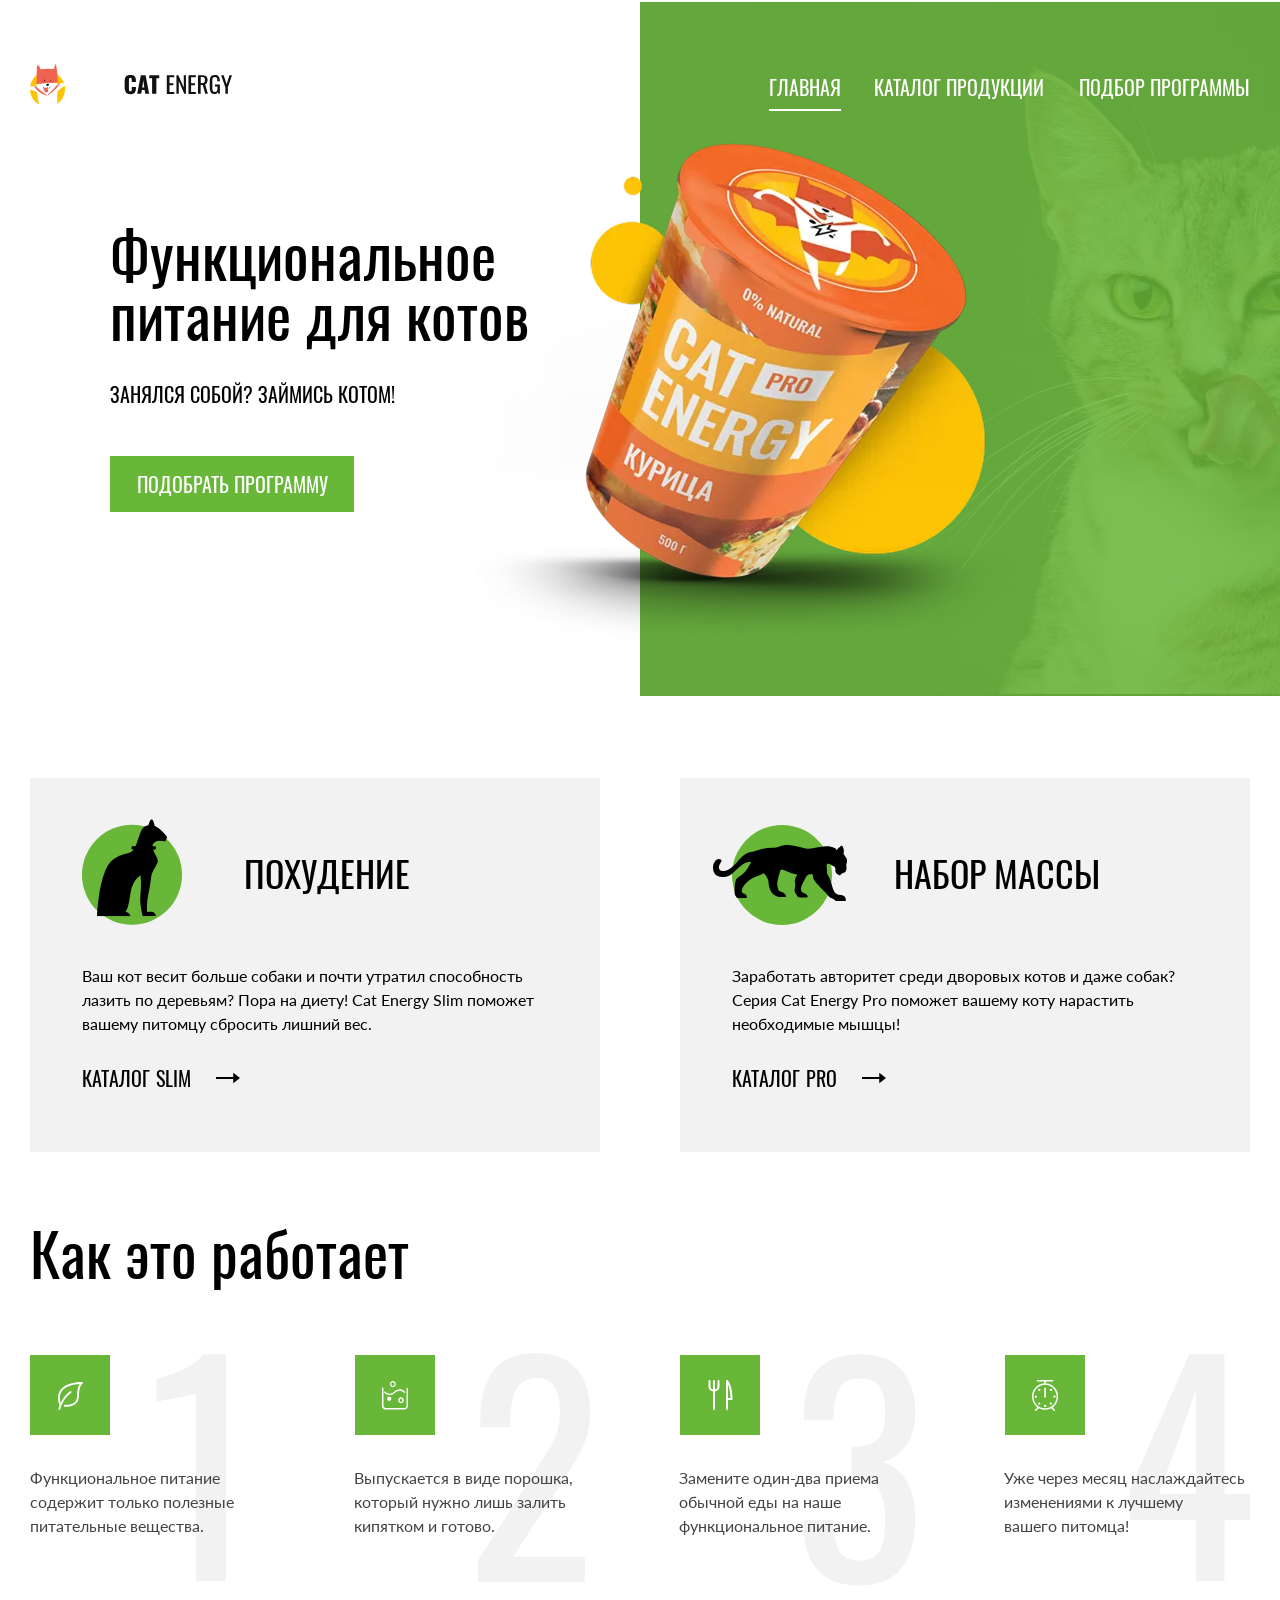
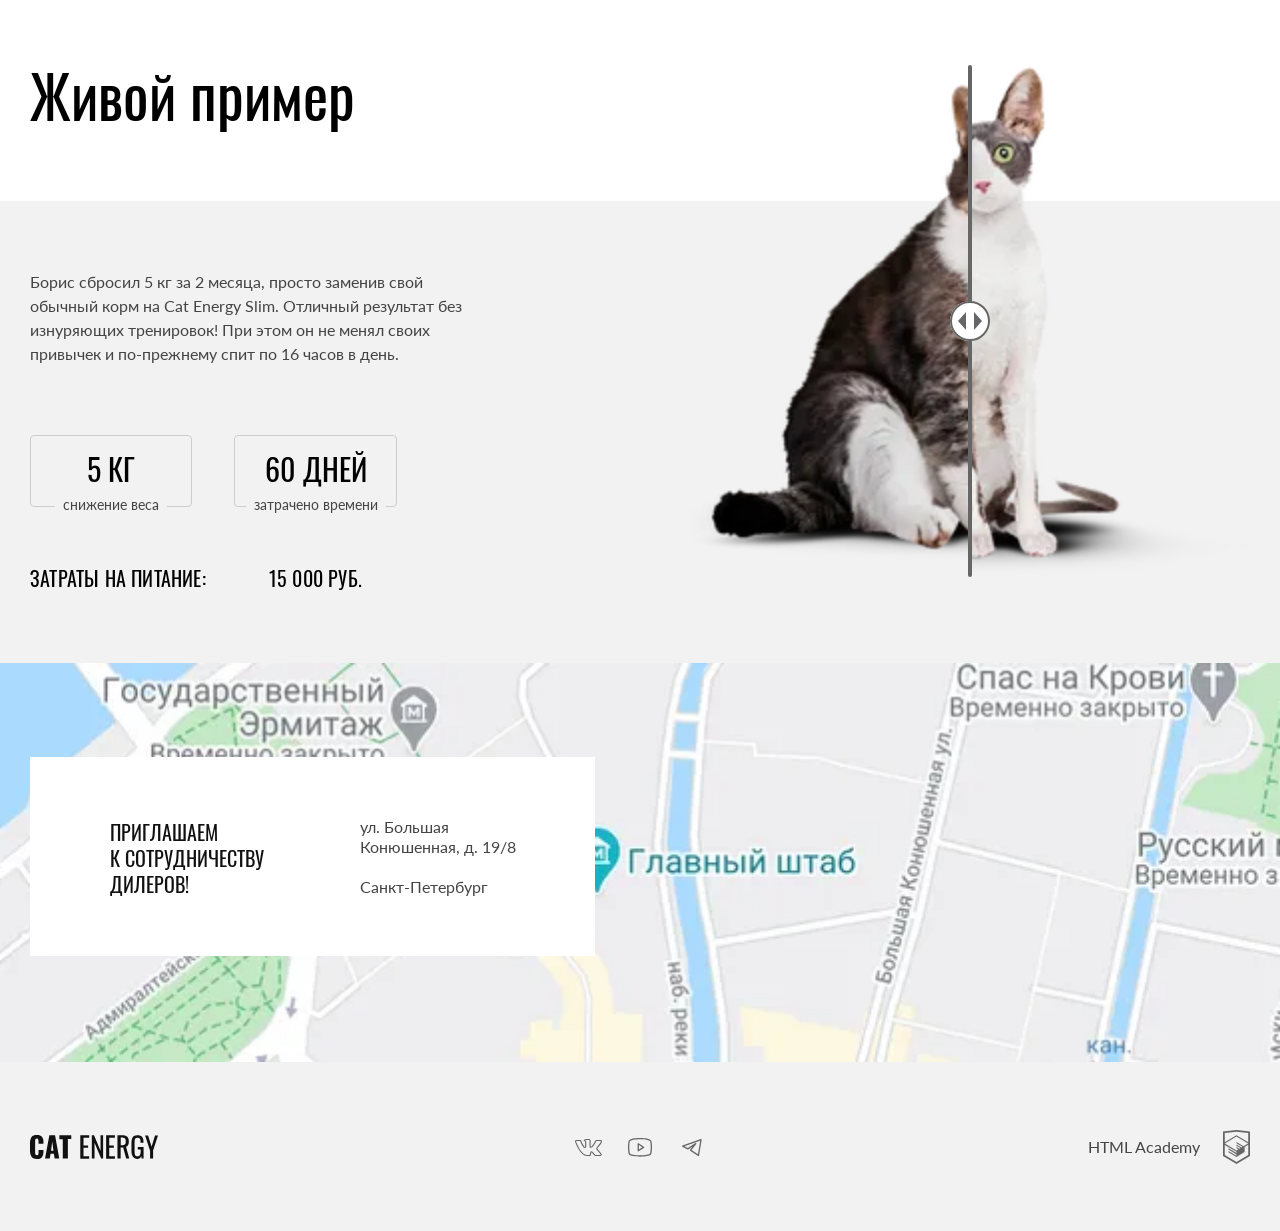
<file: index.html>
<!DOCTYPE html><html class="page" lang="ru" data-page-type="index"><head><meta charset="UTF-8"><title>Главная страница | Cat Energy</title><meta name="viewport" content="width=device-width,initial-scale=1"><!-- HERO BG --><link rel="preload" media="(max-width: 747px)" imagesrcset="./images/hero-bg-mobile@1x.webp 1x, ./images/hero-bg-mobile@2x.webp 2x" as="image" fetchpriority="high"><link rel="preload" media="(min-width: 1260px)" imagesrcset="./images/hero-bg-desktop@1x.webp 1x, ./images/hero-bg-desktop@2x.webp 2x" as="image" fetchpriority="high"><!-- HERO IMG --><link rel="preload" media="(min-width: 1260px)" imagesrcset="./images/hero-desktop@1x.webp 1x, ./images/hero-desktop@2x.webp 2x" as="image" fetchpriority="high"><link rel="preload" media="(min-width: 748px) and (max-width: 1259px)" imagesrcset="./images/hero-tablet@1x.webp 1x, ./images/hero-tablet@2x.webp 2x" as="image" fetchpriority="high"><link rel="preload" media="(max-width: 747px)" imagesrcset="./images/hero-mobile@1x.webp 1x, ./images/hero-mobile@2x.webp 2x" as="image" fetchpriority="high"><!-- LOGO --><link rel="preload" media="(min-width: 1260px)" href="images/logo-desktop.svg" as="image" fetchpriority="high"><link rel="preload" media="(min-width: 748px) and (max-width: 1259px)" href="images/logo-tablet.svg" as="image" fetchpriority="high"><link rel="preload" media="(max-width: 747px)" href="images/logo-mobile.svg" as="image" fetchpriority="high"><!-- FONTS --><link rel="preload" href="./fonts/oswald/oswaldregular.woff2" as="font" type="font/woff2" crossorigin="anonymous"><link rel="preload" href="./fonts/lato/Lato-Regular.woff2" as="font" type="font/woff2" crossorigin="anonymous"><!-- SCRIPTS --><link rel="preload" href="scripts/index.js" as="script"><!-- STYLES --><link rel="preload" href="styles/styles.css" as="style"><!-- ICONS --><link rel="icon" href="./favicon.ico" sizes="48x48 32x32 16x16"><link rel="icon" type="image/svg+xml" href="./favicons/favicon.svg"><link rel="apple-touch-icon" sizes="180x180" href="./favicons/apple-touch-icon.png"><link rel="manifest" href="./site.webmanifest"><link rel="stylesheet" href="styles/styles.css"><script src="scripts/index.js" defer="defer"></script><script src="scripts/slider.js" defer="defer"></script><script src="https://api-maps.yandex.ru/2.1/?apikey=17fad1a8-510c-43ff-9aba-42f5842ea754&lang=ru_RU" defer="defer"></script><script src="scripts/map.js" defer="defer"></script></head><body class="page__body page__layout"><header class="page__header page-header container"><nav class="page-header__nav main-nav main-nav--nojs"><div class="main-nav__top"><a class="main-nav__logo logo" href="#" aria-label="Логотип Cat Energy"><picture><source media="(min-width: 1260px)" srcset="images/logo-desktop.svg" width="202" height="59" type="image/svg+xml"><source media="(min-width: 748px)" srcset="images/logo-tablet.svg" width="174" height="50" type="image/svg+xml"><img src="images/logo-mobile.svg" width="190" height="38" alt=""></picture></a><button class="main-nav__toggle toggle-button" aria-expanded="false" aria-label="Открыть меню" aria-controls="site-nav" type="button"><span class="toggle-button__line"></span> <span class="toggle-button__line"></span> <span class="toggle-button__line"></span> <span class="toggle-button__line"></span></button></div><ul class="main-nav__site-nav site-nav site-nav--opened" id="site-nav"><li class="site-nav__item"><a class="site-nav__link site-nav__link--active" href="#">главная</a></li><li class="site-nav__item"><a class="site-nav__link" href="catalog.html">каталог продукции</a></li><li class="site-nav__item"><a class="site-nav__link" href="form.html">подбор программы</a></li></ul></nav></header><div class="page__content-wrapper"><main class="page__content"><section class="page__hero hero"><div class="hero__content-wrapper container"><div class="hero__content"><h1 class="hero__title">Функциональное питание для котов</h1><p class="hero__text">Занялся собой? Займись котом!</p><button class="hero__button button button--primary button--size-m" type="button">подобрать программу</button></div><picture class="hero__image-wrapper"><source media="(min-width: 1260px)" srcset="images/hero-desktop@1x.webp, images/hero-desktop@2x.webp 2x" width="552" height="499" type="image/webp"><source media="(min-width: 1260px)" srcset="images/hero-desktop@1x.png, images/hero-desktop@2x.png 2x" width="552" height="499" type="image/png"><source media="(min-width: 748px)" srcset="images/hero-tablet@1x.webp, images/hero-tablet@2x.webp 2x" width="709" height="609" type="image/webp"><source media="(min-width: 748px)" srcset="images/hero-tablet@1x.png, images/hero-tablet@2x.png 2x" width="709" height="609" type="image/png"><source srcset="images/hero-mobile@1x.webp, images/hero-mobile@2x.webp 2x" type="image/webp"><img class="hero__image" src="images/hero-mobile@1x.png" srcset="images/hero-mobile@2x.png 2x" width="280" height="270" alt="" fetchpriority="high"></picture></div></section><section class="diet container"><h2 class="visually-hidden">Диета</h2><ul class="diet__list"><li class="diet__item diet-card diet-card--weight-loss"><h3 class="diet-card__title">похудение</h3><p class="diet-card__description">Ваш кот весит больше собаки и почти утратил способность лазить по деревьям? Пора на диету! Cat Energy Slim поможет вашему питомцу сбросить лишний вес.</p><span class="diet-card__line"></span> <a class="diet-card__link card-link" href="#" aria-label="Питание для похудения">каталог slim</a></li><li class="diet__item diet-card diet-card--weight-gain"><h3 class="diet-card__title">набор массы</h3><p class="diet-card__description">Заработать авторитет среди дворовых котов и даже собак? Серия Cat Energy Pro поможет вашему коту нарастить необходимые мышцы!</p><span class="diet-card__line"></span> <a class="diet-card__link card-link" href="#" aria-label="Питание для набора массы">каталог pro</a></li></ul></section><section class="features"><div class="container"><h2 class="features__title title title--size-l">Как это работает</h2><ul class="features__list"><li class="features__item features__item--icon-leaf"><p class="features__item-description">Функциональное питание содержит только полезные питательные вещества.</p></li><li class="features__item features__item--icon-form"><p class="features__item-description">Выпускается в виде порошка, который нужно лишь залить кипятком и готово.</p></li><li class="features__item features__item--icon-eat"><p class="features__item-description">Замените один-два приема обычной еды на наше функциональное питание.</p></li><li class="features__item features__item--icon-time"><p class="features__item-description">Уже через месяц наслаждайтесь изменениями к лучшему<br>вашего питомца!</p></li></ul></div></section><section class="result"><div class="result__content-wrapper container"><div class="result__content"><h2 class="result__title title title--size-l">Живой пример</h2><p class="result__description">Борис сбросил 5 кг за 2 месяца, просто заменив свой обычный корм на Cat Energy Slim. Отличный результат без изнуряющих тренировок! При этом он не менял своих привычек и по-прежнему спит по 16 часов в день.</p><dl class="result__statistics statistics"><div class="statistics__item"><dt class="statistics__indicator">5 КГ</dt><dd class="statistics__description">снижение веса</dd></div><div class="statistics__item"><dt class="statistics__indicator">60 ДНЕЙ</dt><dd class="statistics__description">затрачено времени</dd></div></dl><p class="result__price">Затраты на питание: <span class="result__price-count">15 000 РУБ.</span></p></div><div class="result__slider slider"><picture class="slider__image-container slider__image-container--before"><!-- tablet --><source media="(min-width: 748px)" srcset="images/slide-before-tablet@1x.webp, images/slide-before-tablet@2x.webp 2x" width="560" height="512" type="image/webp"><source media="(min-width: 748px)" srcset="images/slide-before-tablet@1x.png, images/slide-before-tablet@2x.png 2x" width="560" height="512" type="image/png"><!-- mobile --><source srcset="images/slide-before-mobile@1x.webp, images/slide-before-mobile@2x.webp 2x" width="280" height="256" type="image/webp"><img class="slider__image" src="images/slide-before-mobile@1x.png" srcset="images/slide-before-mobile@2x.png 2x" width="280" height="256" alt="До применения диеты" draggable="false" loading="lazy"></picture><picture class="slider__image-container slider__image-container--after"><!-- tablet --><source media="(min-width: 748px)" srcset="images/slide-after-tablet@1x.webp, images/slide-after-tablet@2x.webp 2x" width="560" height="512" type="image/webp"><source media="(min-width: 748px)" srcset="images/slide-after-tablet@1x.png, images/slide-after-tablet@2x.png 2x" width="560" height="512" type="image/png"><!-- mobile --><source srcset="images/slide-after-mobile@1x.webp, images/slide-after-mobile@2x.webp 2x" width="280" height="256" type="image/webp"><img class="slider__image" src="images/slide-after-mobile@1x.png" srcset="images/slide-after-mobile@2x.png 2x" width="280" height="256" alt="После применения диеты" draggable="false" loading="lazy"></picture><button class="slider__button slider-button" type="button"><span class="visually-hidden">Сравнить фотографии</span></button></div></div></section></main><section class="contacts" aria-labelledby="contacts-title"><h2 class="visually-hidden" id="contacts-title">Контакты</h2><div class="contacts__content-wrapper container"><div class="contacts__content"><p class="contacts__title">приглашаем<br>к сотрудничеству дилеров!</p><address class="contacts__address"><p class="contacts__address-text">ул. Большая Конюшенная, д. 19/8</p><p class="contacts__address-text">Санкт-Петербург</p></address></div></div><div class="contacts__map-container"><picture class="contacts__image-container"><!-- desktop --><source media="(min-width: 1260px)" srcset="images/map-desktop@1x.webp, images/map-desktop@2x.webp 2x" width="1440" height="400" type="image/webp"><source media="(min-width: 1260px)" srcset="images/map-desktop@1x.jpg, images/map-desktop@2x.jpg 2x" width="1440" height="400" type="image/jpg"><!-- tablet --><source media="(min-width: 748px)" srcset="images/map-tablet@1x.webp, images/map-tablet@2x.webp 2x" width="768" height="400" type="image/webp"><source media="(min-width: 748px)" srcset="images/map-tablet@1x.jpg, images/map-tablet@2x.jpg 2x" width="768" height="400" type="image/jpg"><!-- mobile --><source srcset="images/map-mobile@1x.webp, images/map-mobile@2x.webp 2x" width="320" height="362" type="image/webp"><img class="contacts__map-image" src="images/map-mobile@1x.jpg" srcset="images/map-mobile@2x.jpg 2x" width="320" height="362" alt="Офис компании по ул. Большая Конюшенная, д. 19/8 Санкт-Петербург" loading="lazy"></picture></div></section></div><footer class="page__footer page-footer"><div class="page-footer__wrapper container"><a class="page-footer__logo logo-secondary" href="#"><span class="visually-hidden">Cat Energy - Главная страница</span> <svg class="logo-secondary__icon" width="128" height="24" aria-hidden="true"><use href="./icons/stack.svg#logo-secondary"></use></svg> </a><span class="page-footer__line split-line"></span><ul class="page-footer__social social"><li class="social__item"><a class="social__link social__link--icon-vkontakte" href="#"><span class="visually-hidden">Вконтакте</span></a></li><li class="social__item"><a class="social__link social__link--icon-youtube" href="#"><span class="visually-hidden">Youtube</span></a></li><li class="social__item"><a class="social__link social__link--icon-telegram" href="#"><span class="visually-hidden">Telegram</span></a></li></ul><span class="page-footer__line split-line"></span> <a class="page-footer__link" href="https://htmlacademy.ru/intensive/adaptive" aria-label="Курс HTMLAcademy. Адаптивная вёрстка и автоматизация"><span class="page-footer__link-caption">HTML Academy</span></a></div></footer></body></html>
</file>
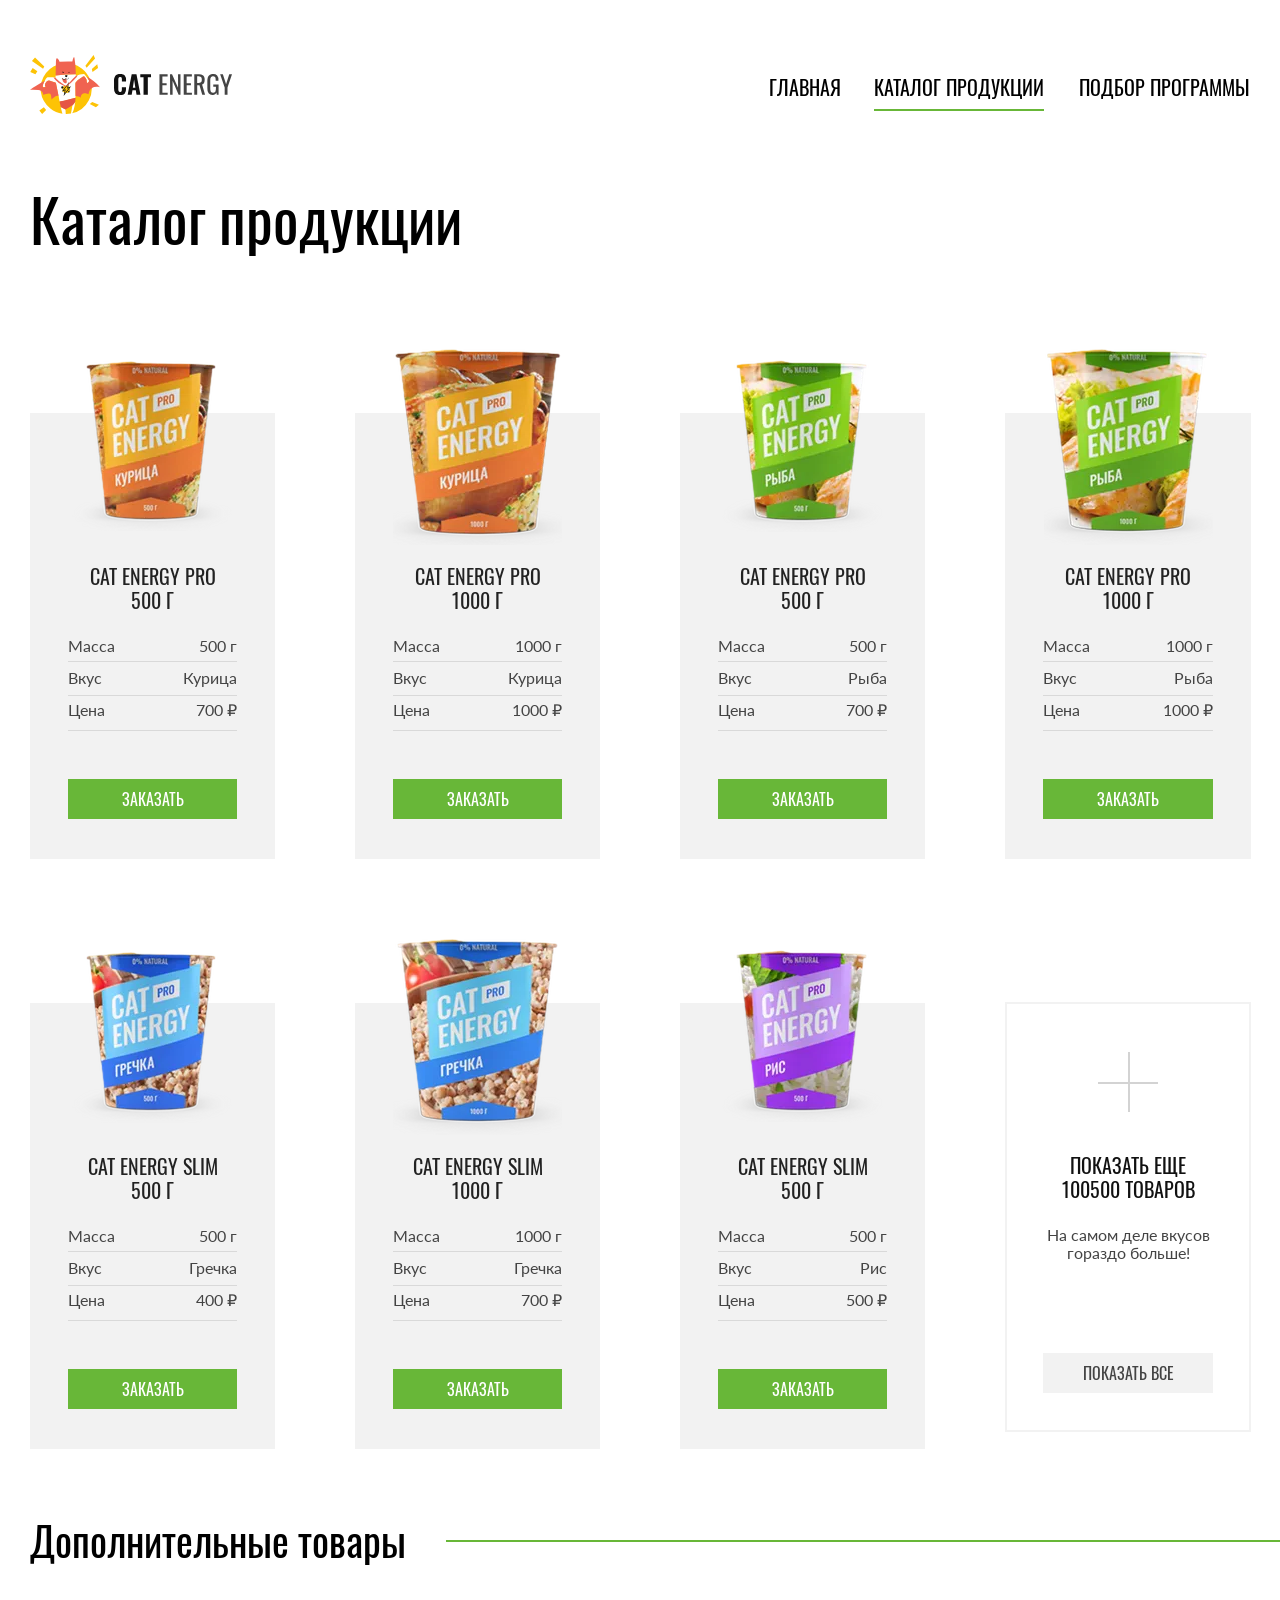
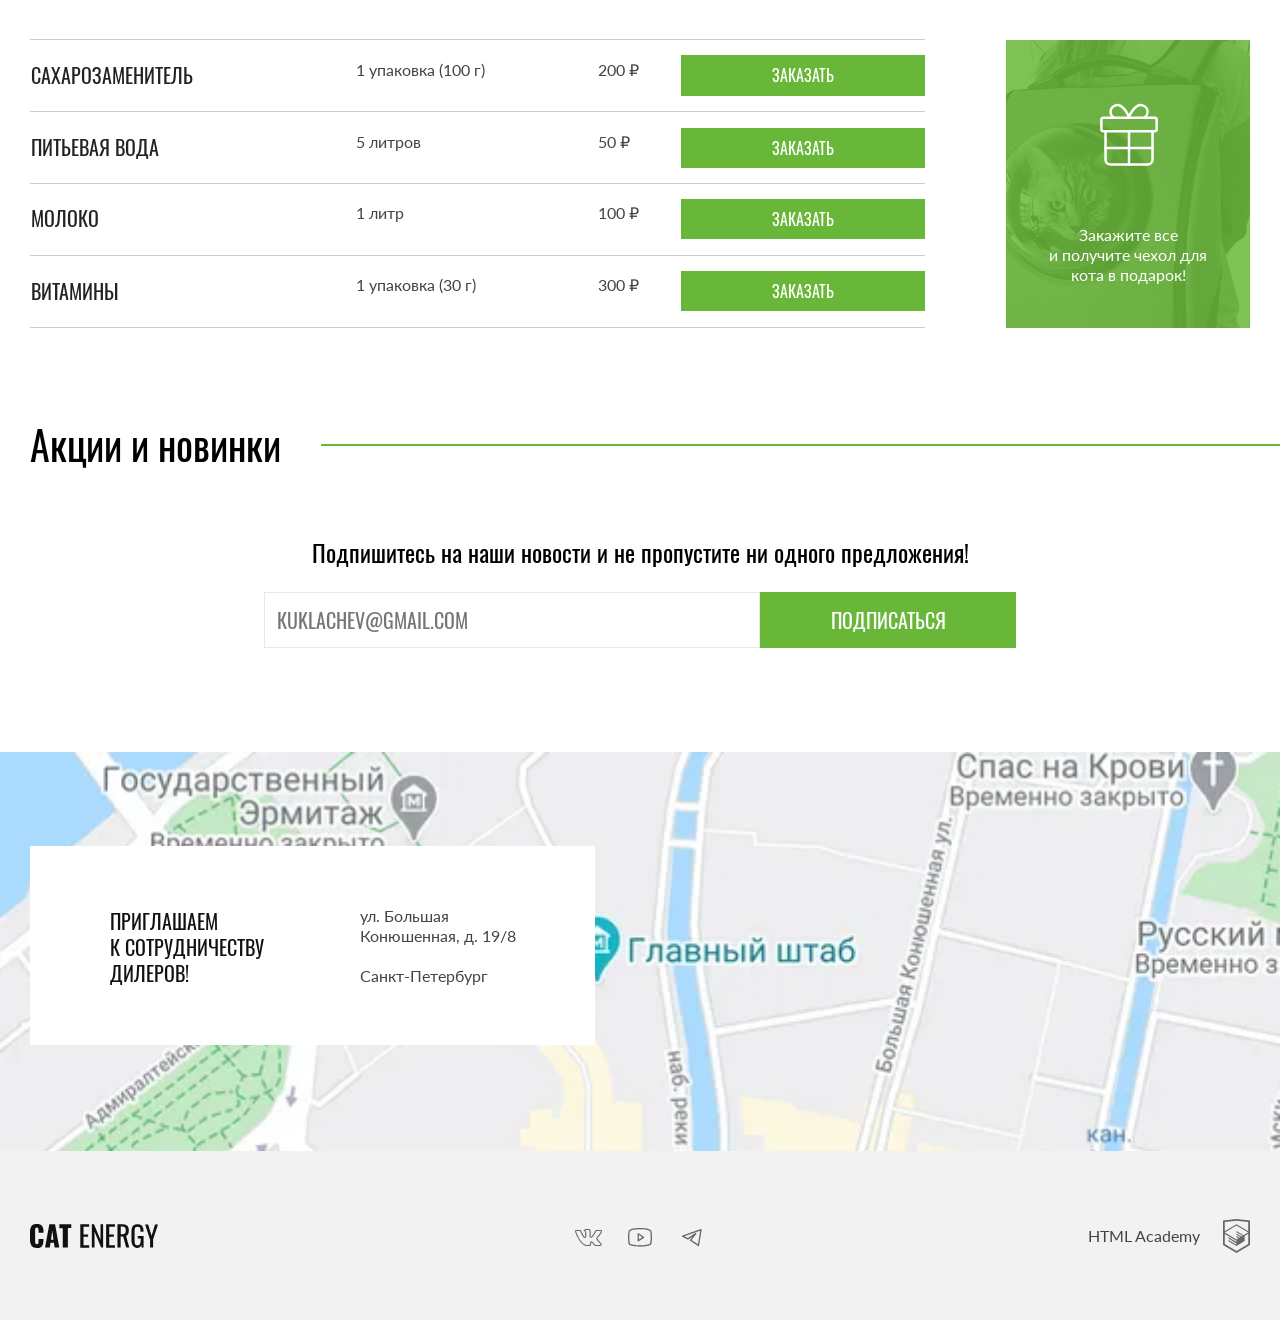
<file: catalog.html>
<!DOCTYPE html><html class="page" lang="ru"><head><meta charset="UTF-8"><title>Каталог товаров | Cat Energy</title><meta name="viewport" content="width=device-width,initial-scale=1"><!-- LOGO --><link rel="preload" media="(min-width: 1260px)" href="images/logo-desktop.svg" as="image" fetchpriority="high"><link rel="preload" media="(min-width: 748px) and (max-width: 1259px)" href="images/logo-tablet.svg" as="image" fetchpriority="high"><link rel="preload" media="(max-width: 747px)" href="images/logo-mobile.svg" as="image" fetchpriority="high"><!-- FONTS --><link rel="preload" href="./fonts/oswald/oswaldregular.woff2" as="font" type="font/woff2" crossorigin="anonymous"><link rel="preload" href="./fonts/lato/Lato-Regular.woff2" as="font" type="font/woff2" crossorigin="anonymous"><!-- STYLES --><link rel="preload" href="styles/styles.css" as="style"><!-- SCRIPTS --><link rel="preload" href="scripts/index.js" as="script"><!-- ICONS --><link rel="icon" href="./favicon.ico" sizes="48x48 32x32 16x16"><link rel="icon" type="image/svg+xml" href="./favicons/favicon.svg"><link rel="apple-touch-icon" sizes="180x180" href="./favicons/apple-touch-icon.png"><link rel="manifest" href="./site.webmanifest"><link rel="stylesheet" href="styles/styles.css"><script src="scripts/index.js" defer="defer"></script><script src="https://api-maps.yandex.ru/2.1/?apikey=17fad1a8-510c-43ff-9aba-42f5842ea754&lang=ru_RU" defer="defer"></script><script src="scripts/map.js" defer="defer"></script></head><body class="page__body"><header class="page__header page-header container"><nav class="page-header__nav main-nav main-nav--nojs"><div class="main-nav__top"><a class="main-nav__logo logo" href="index.html" aria-label="Логотип Cat Energy"><picture><source media="(min-width: 1260px)" srcset="images/logo-desktop.svg" width="202" height="59" type="image/svg+xml"><source media="(min-width: 748px)" srcset="images/logo-tablet.svg" width="174" height="50" type="image/svg+xml"><img src="images/logo-mobile.svg" width="190" height="38" alt=""></picture></a><button class="main-nav__toggle toggle-button" aria-expanded="false" aria-label="Открыть меню" aria-controls="site-nav" type="button"><span class="toggle-button__line"></span> <span class="toggle-button__line"></span> <span class="toggle-button__line"></span> <span class="toggle-button__line"></span></button></div><ul class="main-nav__site-nav site-nav site-nav--opened" id="site-nav"><li class="site-nav__item"><a class="site-nav__link" href="index.html">главная</a></li><li class="site-nav__item"><a class="site-nav__link site-nav__link--active" href="#">каталог продукции</a></li><li class="site-nav__item"><a class="site-nav__link" href="form.html">подбор программы</a></li></ul></nav></header><div class="page__content-wrapper"><main class="page__content container"><header class="page__heading"><h1 class="page__heading-title title title--size-l">Каталог продукции</h1></header><section class="catalog"><h2 class="visually-hidden">Основное питание</h2><ul class="catalog__list"><li class="catalog__item product-preview"><a class="product-preview__image-wrapper" href="#"><picture><source media="(min-width: 748px)" srcset="images/catalog-1-tablet@1x.webp, images/catalog-1-tablet@2x.webp 2x" width="161" height="172" type="image/webp"><source srcset="images/catalog-1-mobile@1x.webp, images/catalog-1-mobile@2x.webp 2x" width="68" height="86" type="image/webp"><source media="(min-width: 748px)" srcset="images/catalog-1-tablet@1x.png, images/catalog-1-tablet@2x.png 2x" width="161" height="172" type="image/png"><img class="product-preview__image" src="images/catalog-1-mobile@1x.png" srcset="images/catalog-1-mobile@2x.png 2x" width="68" height="86" alt="Cat Energy PRO 500 г"></picture></a><a class="product-preview__title-wrapper" href="#"><h3 class="product-preview__title">Cat Energy PRO 500 г</h3></a><dl class="product-preview__params"><div class="product-preview__params-item"><dt class="product-preview__params-name">Масса</dt><dd class="product-preview__params-value">500 г</dd></div><div class="product-preview__params-item"><dt class="product-preview__params-name">Вкус</dt><dd class="product-preview__params-value">Курица</dd></div><div class="product-preview__params-item"><dt class="product-preview__params-name">Цена</dt><dd class="product-preview__params-value">700 ₽</dd></div></dl><a class="product-preview__button button button--primary button--size-m" href="#" aria-label="Заказать Cat Energy PRO 500 г">заказать</a></li><li class="catalog__item product-preview"><a class="product-preview__image-wrapper" href="#"><picture><source media="(min-width: 1260px)" srcset="images/catalog-2-desktop@1x.webp, images/catalog-2-desktop@2x.webp 2x" width="172" height="196" type="image/webp"><source media="(min-width: 748px)" srcset="images/catalog-2-tablet@1x.webp, images/catalog-2-tablet@2x.webp 2x" width="168" height="206" type="image/webp"><source srcset="images/catalog-2-mobile@1x.webp, images/catalog-2-mobile@2x.webp 2x" width="84" height="100" type="image/webp"><source media="(min-width: 1260px)" srcset="images/catalog-2-desktop@1x.png, images/catalog-2-desktop@2x.png 2x" width="172" height="196" type="image/png"><source media="(min-width: 748px)" srcset="images/catalog-2-tablet@1x.png, images/catalog-2-tablet@2x.png 2x" width="168" height="206" type="image/png"><img class="product-preview__image" src="images/catalog-2-mobile@1x.png" srcset="images/catalog-2-mobile@2x.png 2x" width="84" height="100" alt="Cat Energy PRO 1000 г"></picture></a><a class="product-preview__title-wrapper" href="#"><h3 class="product-preview__title">Cat Energy PRO 1000 г</h3></a><dl class="product-preview__params"><div class="product-preview__params-item"><dt class="product-preview__params-name">Масса</dt><dd class="product-preview__params-value">1000 г</dd></div><div class="product-preview__params-item"><dt class="product-preview__params-name">Вкус</dt><dd class="product-preview__params-value">Курица</dd></div><div class="product-preview__params-item"><dt class="product-preview__params-name">Цена</dt><dd class="product-preview__params-value">1000 ₽</dd></div></dl><a class="product-preview__button button button--primary button--size-m" href="#" aria-label="Заказать Cat Energy PRO 1000 г">заказать</a></li><li class="catalog__item product-preview"><a class="product-preview__image-wrapper" href="#"><picture><source media="(min-width: 748px)" srcset="images/catalog-3-tablet@1x.webp, images/catalog-3-tablet@2x.webp 2x" width="163" height="174" type="image/webp"><source media="(min-width: 748px)" srcset="images/catalog-3-tablet@1x.png, images/catalog-3-tablet@2x.png 2x" width="163" height="174" type="image/png"><source srcset="images/catalog-3-mobile@1x.webp, images/catalog-3-mobile@2x.webp 2x" width="68" height="78" type="image/webp"><img class="product-preview__image" src="images/catalog-3-mobile@1x.png" srcset="images/catalog-3-mobile@2x.png 2x" width="68" height="78" alt="Cat Energy PRO 500 г, вкус рыба"></picture></a><a class="product-preview__title-wrapper" href="#"><h3 class="product-preview__title">Cat Energy PRO 500 г</h3></a><dl class="product-preview__params"><div class="product-preview__params-item"><dt class="product-preview__params-name">Масса</dt><dd class="product-preview__params-value">500 г</dd></div><div class="product-preview__params-item"><dt class="product-preview__params-name">Вкус</dt><dd class="product-preview__params-value">Рыба</dd></div><div class="product-preview__params-item"><dt class="product-preview__params-name">Цена</dt><dd class="product-preview__params-value">700 ₽</dd></div></dl><a class="product-preview__button button button--primary button--size-m" href="#" aria-label="Заказать Cat Energy PRO 500 г">заказать</a></li><li class="catalog__item product-preview"><a class="product-preview__image-wrapper" href="#"><picture><source media="(min-width: 1260px)" srcset="images/catalog-4-desktop@1x.webp, images/catalog-4-desktop@2x.webp 2x" width="172" height="196" type="image/webp"><source media="(min-width: 748px)" srcset="images/catalog-4-tablet@1x.webp, images/catalog-4-tablet@2x.webp 2x" width="168" height="200" type="image/webp"><source srcset="images/catalog-4-tablet@1x.webp, images/catalog-4-tablet@2x.webp 2x" width="84" height="100" type="image/webp"><source media="(min-width: 1260px)" srcset="images/catalog-4-desktop@1x.png, images/catalog-4-desktop@2x.png 2x" width="172" height="196" type="image/png"><source media="(min-width: 748px)" srcset="images/catalog-4-tablet@1x.png, images/catalog-4-tablet@2x.png 2x" width="168" height="200" type="image/png"><img class="product-preview__image" src="images/catalog-4-mobile@1x.png" srcset="images/catalog-4-mobile@2x.png 2x" width="84" height="100" alt="Cat Energy PRO 1000 г, вкус рыба"></picture></a><a class="product-preview__title-wrapper" href="#"><h3 class="product-preview__title">Cat Energy PRO 1000 г</h3></a><dl class="product-preview__params"><div class="product-preview__params-item"><dt class="product-preview__params-name">Масса</dt><dd class="product-preview__params-value">1000 г</dd></div><div class="product-preview__params-item"><dt class="product-preview__params-name">Вкус</dt><dd class="product-preview__params-value">Рыба</dd></div><div class="product-preview__params-item"><dt class="product-preview__params-name">Цена</dt><dd class="product-preview__params-value">1000 ₽</dd></div></dl><a class="product-preview__button button button--primary button--size-m" href="#" aria-label="Заказать Cat Energy PRO 1000 г">заказать</a></li><li class="catalog__item product-preview"><a class="product-preview__image-wrapper" href="#"><picture><source media="(min-width: 748px)" srcset="images/catalog-5-tablet@1x.webp, images/catalog-5-tablet@2x.webp 2x" width="161" height="171" type="image/webp"><source media="(min-width: 748px)" srcset="images/catalog-5-tablet@1x.png, images/catalog-5-tablet@2x.png 2x" width="161" height="171" type="image/png"><source srcset="images/catalog-5-mobile@1x.webp, images/catalog-5-mobile@2x.webp 2x" type="image/webp"><img class="product-preview__image" src="images/catalog-5-mobile@1x.png" srcset="images/catalog-5-mobile@2x.png 2x" width="68" height="78" alt="Cat Energy slim 500 г"></picture></a><a class="product-preview__title-wrapper" href="#"><h3 class="product-preview__title">Cat Energy slim 500 г</h3></a><dl class="product-preview__params"><div class="product-preview__params-item"><dt class="product-preview__params-name">Масса</dt><dd class="product-preview__params-value">500 г</dd></div><div class="product-preview__params-item"><dt class="product-preview__params-name">Вкус</dt><dd class="product-preview__params-value">Гречка</dd></div><div class="product-preview__params-item"><dt class="product-preview__params-name">Цена</dt><dd class="product-preview__params-value">400 ₽</dd></div></dl><a class="product-preview__button button button--primary button--size-m" href="#" aria-label="Заказать Cat Energy slim 500 г">заказать</a></li><li class="catalog__item product-preview"><a class="product-preview__image-wrapper" href="#"><picture><source media="(min-width: 1260px)" srcset="images/catalog-6-desktop@1x.webp, images/catalog-6-desktop@2x.webp 2x" width="172" height="196" type="image/webp"><source media="(min-width: 1260px)" srcset="images/catalog-6-desktop@1x.png, images/catalog-6-desktop@2x.png 2x" width="172" height="196" type="image/png"><source media="(min-width: 748px)" srcset="images/catalog-6-tablet@1x.webp, images/catalog-6-tablet@2x.webp 2x" width="168" height="200" type="image/webp"><source media="(min-width: 748px)" srcset="images/catalog-6-tablet@1x.png, images/catalog-6-tablet@2x.png 2x" width="168" height="200" type="image/png"><source srcset="images/catalog-6-mobile@1x.webp, images/catalog-6-mobile@2x.webp 2x" type="image/webp"><img class="product-preview__image" src="images/catalog-6-mobile@1x.png" srcset="images/catalog-6-mobile@2x.png 2x" width="84" height="100" alt="Cat Energy slim 1000 г"></picture></a><a class="product-preview__title-wrapper" href="#"><h3 class="product-preview__title">Cat Energy slim 1000 г</h3></a><dl class="product-preview__params"><div class="product-preview__params-item"><dt class="product-preview__params-name">Масса</dt><dd class="product-preview__params-value">1000 г</dd></div><div class="product-preview__params-item"><dt class="product-preview__params-name">Вкус</dt><dd class="product-preview__params-value">Гречка</dd></div><div class="product-preview__params-item"><dt class="product-preview__params-name">Цена</dt><dd class="product-preview__params-value">700 ₽</dd></div></dl><a class="product-preview__button button button--primary button--size-m" href="#" aria-label="Заказать Cat Energy slim 1000 г">заказать</a></li><li class="catalog__item product-preview"><a class="product-preview__image-wrapper" href="#"><picture><source media="(min-width: 748px)" srcset="images/catalog-7-tablet@1x.webp, images/catalog-7-tablet@2x.webp 2x" width="163" height="174" type="image/webp"><source srcset="images/catalog-7-mobile@1x.webp, images/catalog-7-mobile@2x.webp 2x" type="image/webp"><source media="(min-width: 748px)" srcset="images/catalog-7-tablet@1x.png, images/catalog-7-tablet@2x.png 2x" width="163" height="174" type="image/png"><img class="product-preview__image" src="images/catalog-7-mobile@1x.png" srcset="images/catalog-7-mobile@2x.png 2x" width="72" height="84" alt="Cat Energy slim 500 г"></picture></a><a class="product-preview__title-wrapper" href="#"><h3 class="product-preview__title">Cat Energy slim 500 г</h3></a><dl class="product-preview__params"><div class="product-preview__params-item"><dt class="product-preview__params-name">Масса</dt><dd class="product-preview__params-value">500 г</dd></div><div class="product-preview__params-item"><dt class="product-preview__params-name">Вкус</dt><dd class="product-preview__params-value">Рис</dd></div><div class="product-preview__params-item"><dt class="product-preview__params-name">Цена</dt><dd class="product-preview__params-value">500 ₽</dd></div></dl><a class="product-preview__button button button--primary button--size-m" href="#" aria-label="Заказать Cat Energy slim 500 г">заказать</a></li><li class="catalog__item catalog__item--empty product-empty"><h3 class="product-empty__title">Показать еще 100500 товаров</h3><p class="product-empty__description">На самом деле вкусов гораздо больше!</p><a class="product-empty__button button button--secondary button--size-m" href="#">показать все <span class="visually-hidden">товары</span></a></li></ul></section><section class="additional-products"><div class="additional-products__headline"><h2 class="additional-products__title title decorative-line decorative-line--gap-m">Дополнительные товары</h2></div><ul class="additional-products__list"><li class="additional-products__item additional-product"><h3 class="additional-product__title">Сахарозаменитель</h3><dl class="additional-product__params"><div class="additional-product__params-item"><dt class="visually-hidden">Объем</dt><dd class="additional-product__params-value">1 упаковка (100 г)</dd></div><div class="additional-product__params-item additional-product__params-item--align-right"><dt class="visually-hidden">Цена</dt><dd class="additional-product__params-value">200 ₽</dd></div></dl><button class="additional-product__button button button--primary button--size-m" type="button" aria-label="Заказать Сахарозаменитель">заказать</button></li><li class="additional-products__item additional-product"><h3 class="additional-product__title">Питьевая вода</h3><dl class="additional-product__params"><div class="additional-product__params-item"><dt class="visually-hidden">Объем</dt><dd class="additional-product__params-value">5 литров</dd></div><div class="additional-product__params-item"><dt class="visually-hidden">Цена</dt><dd class="additional-product__params-value">50 ₽</dd></div></dl><button class="additional-product__button button button--primary button--size-m" type="button" aria-label="Заказать Питьевая вода">заказать</button></li><li class="additional-products__item additional-product"><h3 class="additional-product__title">Молоко</h3><dl class="additional-product__params"><div class="additional-product__params-item"><dt class="visually-hidden">Объем</dt><dd class="additional-product__params-value">1 литр</dd></div><div class="additional-product__params-item"><dt class="visually-hidden">Цена</dt><dd class="additional-product__params-value">100 ₽</dd></div></dl><button class="additional-product__button button button--primary button--size-m" type="button" aria-label="Заказать Молоко">заказать</button></li><li class="additional-products__item additional-product"><h3 class="additional-product__title">Витамины</h3><dl class="additional-product__params"><div class="additional-product__params-item"><dt class="visually-hidden">Объем</dt><dd class="additional-product__params-value">1 упаковка (30 г)</dd></div><div class="additional-product__params-item"><dt class="visually-hidden">Цена</dt><dd class="additional-product__params-value">300 ₽</dd></div></dl><button class="additional-product__button button button--primary button--size-m" type="button" aria-label="Заказать Витамины">заказать</button></li></ul><div class="additional-products__gift gift"><p class="gift__text">Закажите все<br>и получите чехол для<br>кота в подарок!</p></div></section><section class="newsletters"><h2 class="visually-hidden">Рассылка</h2><p class="newsletters__title title decorative-line decorative-line--gap-m">Акции и новинки</p><div class="newsletters__content"><p class="newsletters__description">Подпишитесь на наши новости и не пропустите ни одного предложения!</p><form class="newsletters__form newsletters-form" action="https://echo.htmlacademy.ru" method="post"><label class="visually-hidden" for="user-email-field">Email</label> <input class="newsletters-form__input input" type="email" name="user-email" id="user-email-field" placeholder="кuklachev@gmail.com"> <button class="newsletters-form__button button button--primary button--size-l" type="submit">Подписаться</button></form></div></section></main><section class="contacts contacts--theme-accent" aria-labelledby="contacts-title"><h2 class="visually-hidden" id="contacts-title">Контакты</h2><div class="contacts__content-wrapper container"><div class="contacts__content"><p class="contacts__title">приглашаем<br>к сотрудничеству дилеров!</p><address class="contacts__address"><p class="contacts__address-text">ул. Большая Конюшенная, д. 19/8</p><p class="contacts__address-text">Санкт-Петербург</p></address></div></div><div class="contacts__map-container"><picture class="contacts__image-container"><!-- desktop --><source media="(min-width: 1260px)" srcset="images/map-desktop@1x.webp, images/map-desktop@2x.webp 2x" width="1440" height="400" type="image/webp"><source media="(min-width: 1260px)" srcset="images/map-desktop@1x.jpg, images/map-desktop@2x.jpg 2x" width="1440" height="400" type="image/jpg"><!-- tablet --><source media="(min-width: 748px)" srcset="images/map-tablet@1x.webp, images/map-tablet@2x.webp 2x" width="768" height="400" type="image/webp"><source media="(min-width: 748px)" srcset="images/map-tablet@1x.jpg, images/map-tablet@2x.jpg 2x" width="768" height="400" type="image/jpg"><!-- mobile --><source srcset="images/map-mobile@1x.webp, images/map-mobile@2x.webp 2x" width="320" height="362" type="image/webp"><img class="contacts__map-image" src="images/map-mobile@1x.jpg" srcset="images/map-mobile@2x.jpg 2x" width="320" height="362" alt="Офис компании по ул. Большая Конюшенная, д. 19/8 Санкт-Петербург" loading="lazy"></picture></div></section></div><footer class="page__footer page-footer"><div class="page-footer__wrapper container"><a class="page-footer__logo logo-secondary" href="#"><span class="visually-hidden">Cat Energy - Главная страница</span> <svg class="logo-secondary__icon" width="128" height="24" aria-hidden="true"><use href="./icons/stack.svg#logo-secondary"></use></svg> </a><span class="page-footer__line split-line"></span><ul class="page-footer__social social"><li class="social__item"><a class="social__link social__link--icon-vkontakte" href="#"><span class="visually-hidden">Вконтакте</span></a></li><li class="social__item"><a class="social__link social__link--icon-youtube" href="#"><span class="visually-hidden">Youtube</span></a></li><li class="social__item"><a class="social__link social__link--icon-telegram" href="#"><span class="visually-hidden">Telegram</span></a></li></ul><span class="page-footer__line split-line"></span> <a class="page-footer__link" href="https://htmlacademy.ru/intensive/adaptive" aria-label="Курс HTMLAcademy. Адаптивная вёрстка и автоматизация"><span class="page-footer__link-caption">HTML Academy</span></a></div></footer></body></html>
</file>
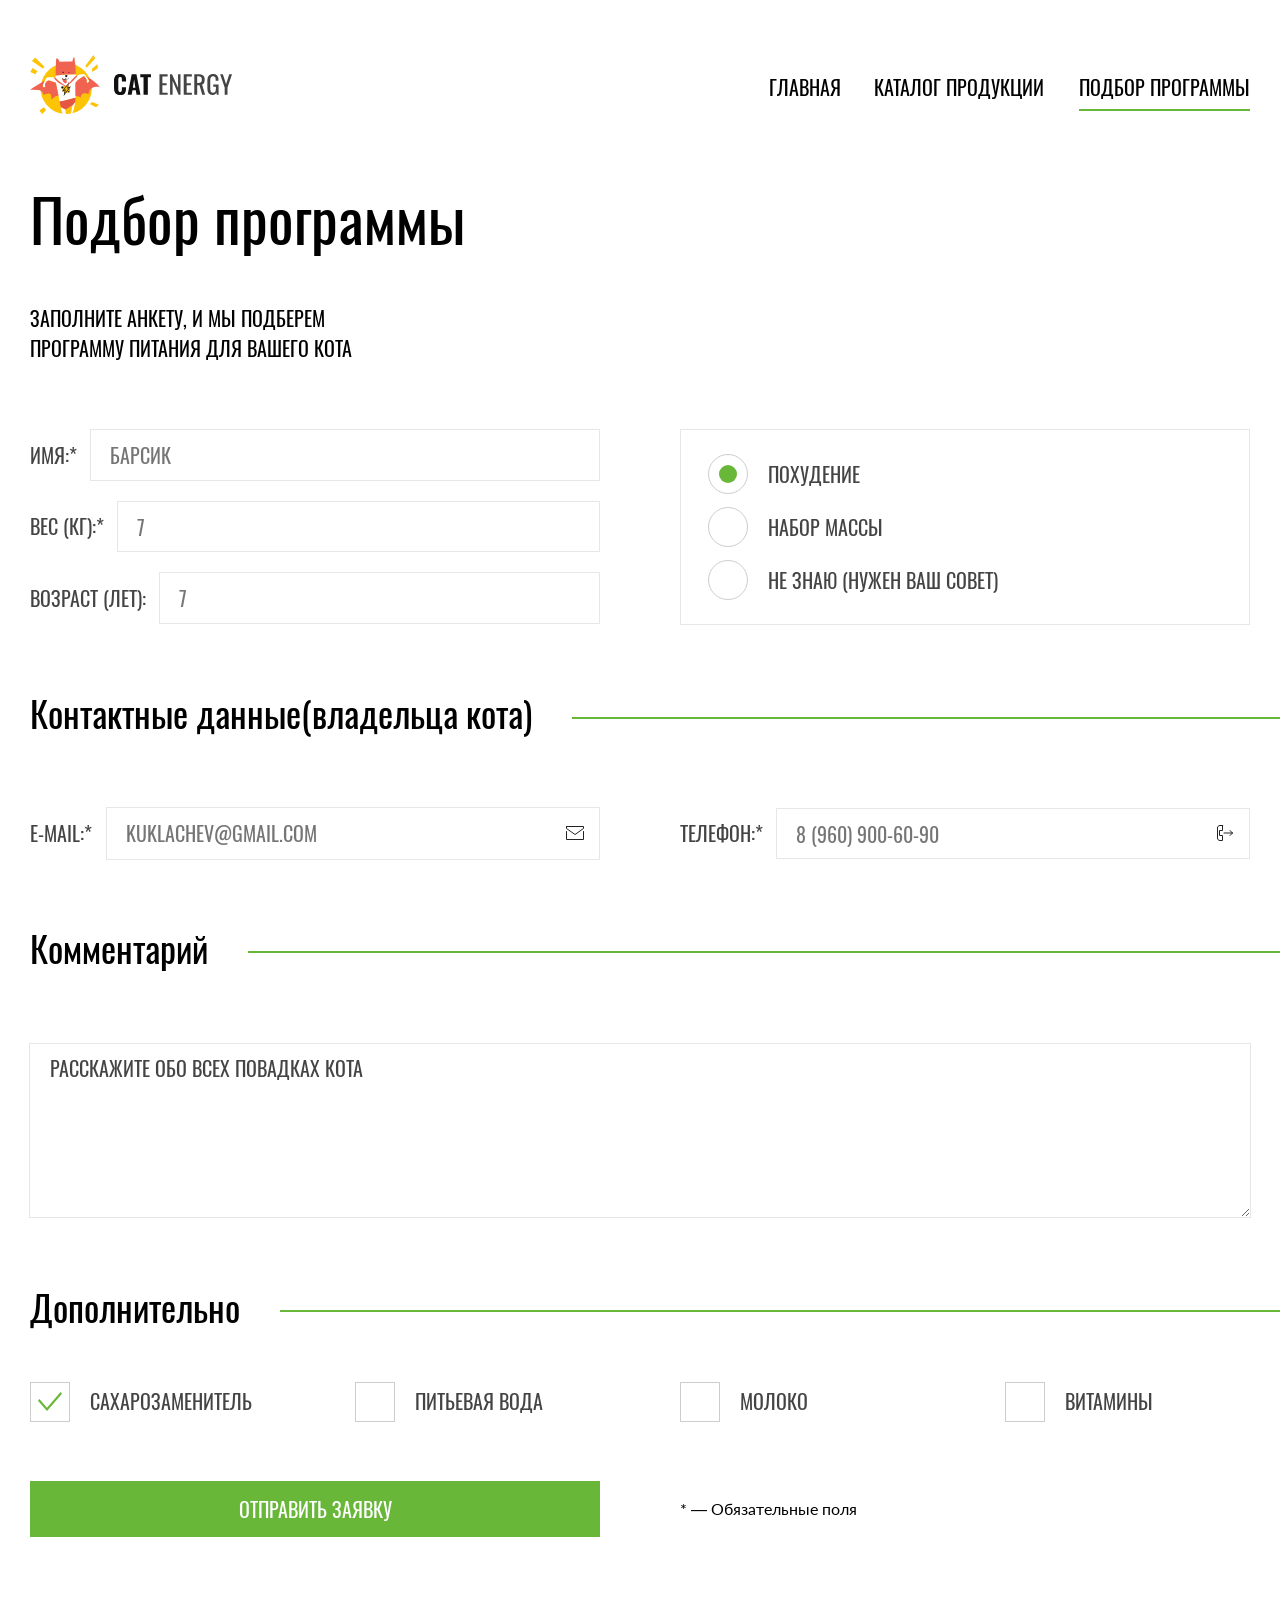
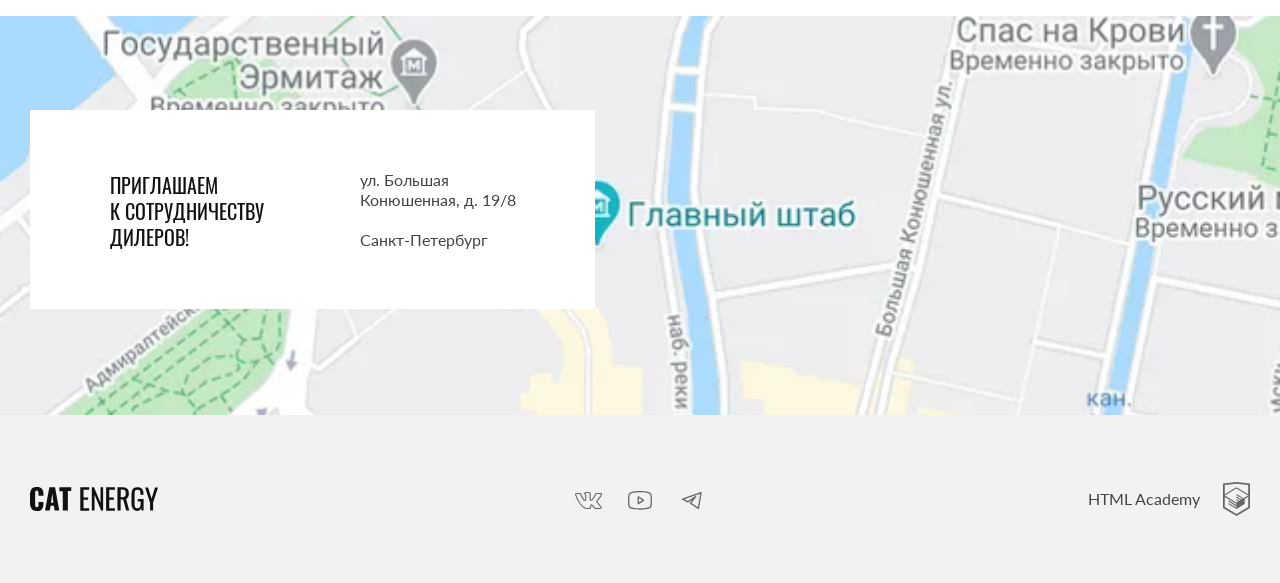
<file: form.html>
<!DOCTYPE html><html class="page" lang="ru"><head><meta charset="UTF-8"><title>Анкета | Cat Energy</title><meta name="viewport" content="width=device-width,initial-scale=1"><!-- LOGO --><link rel="preload" media="(min-width: 1260px)" href="images/logo-desktop.svg" as="image" fetchpriority="high"><link rel="preload" media="(min-width: 748px) and (max-width: 1259px)" href="images/logo-tablet.svg" as="image" fetchpriority="high"><link rel="preload" media="(max-width: 747px)" href="images/logo-mobile.svg" as="image" fetchpriority="high"><!-- FONTS --><link rel="preload" href="./fonts/oswald/oswaldregular.woff2" as="font" type="font/woff2" crossorigin="anonymous"><link rel="preload" href="./fonts/lato/Lato-Regular.woff2" as="font" type="font/woff2" crossorigin="anonymous"><!-- SCRIPTS --><link rel="preload" href="scripts/index.js" as="script"><!-- STYLES --><link rel="preload" href="styles/styles.css" as="style"><!-- SCRIPTS --><link rel="preload" href="scripts/index.js" as="script"><!-- ICONS --><link rel="icon" href="./favicon.ico" sizes="48x48 32x32 16x16"><link rel="icon" type="image/svg+xml" href="./favicons/favicon.svg"><link rel="apple-touch-icon" sizes="180x180" href="./favicons/apple-touch-icon.png"><link rel="manifest" href="./site.webmanifest"><link rel="stylesheet" href="styles/styles.css"><script src="scripts/index.js" defer="defer"></script><script src="https://api-maps.yandex.ru/2.1/?apikey=17fad1a8-510c-43ff-9aba-42f5842ea754&lang=ru_RU" defer="defer"></script><script src="scripts/map.js" defer="defer"></script></head><body class="page__body"><header class="page__header page-header container"><nav class="page-header__nav main-nav main-nav--nojs"><div class="main-nav__top"><a class="main-nav__logo logo" href="#" aria-label="Логотип Cat Energy"><picture><source media="(min-width: 1260px)" srcset="images/logo-desktop.svg" width="202" height="59" type="image/svg+xml"><source media="(min-width: 748px)" srcset="images/logo-tablet.svg" width="174" height="50" type="image/svg+xml"><img src="images/logo-mobile.svg" width="190" height="38" alt=""></picture></a><button class="main-nav__toggle toggle-button" aria-expanded="false" aria-label="Открыть меню" aria-controls="site-nav" type="button"><span class="toggle-button__line"></span> <span class="toggle-button__line"></span> <span class="toggle-button__line"></span> <span class="toggle-button__line"></span></button></div><ul class="main-nav__site-nav site-nav site-nav--opened" id="site-nav"><li class="site-nav__item"><a class="site-nav__link" href="index.html">главная</a></li><li class="site-nav__item"><a class="site-nav__link" href="catalog.html">каталог продукции</a></li><li class="site-nav__item"><a class="site-nav__link site-nav__link--active" href="#">подбор программы</a></li></ul></nav></header><div class="page__content-wrapper"><main class="page__content container"><section class="diet-plan"><div class="diet-plan__headline"><h1 class="diet-plan__title title title--size-l">Подбор программы</h1><p class="diet-plan__text">Заполните анкету, и мы подберем<br>программу питания для вашего кота</p></div><form class="diet-plan__form checkout-form" action="#" method="post"><fieldset class="checkout-form__fieldset-info form-fieldset"><legend class="visually-hidden">Данные о коте</legend><div class="form-fieldset__field-group"><div class="checkout-form__field field"><label class="field__label" for="username-field">ИМЯ:*</label> <input class="field__control input input--size-s" type="text" name="petname" placeholder="барсик" id="username-field"></div><div class="checkout-form__field field"><label class="field__label" for="pet-weight-field">Вес (кг):*</label> <input class="field__control input input--size-s" type="text" name="petweight" placeholder="7" id="pet-weight-field"></div><div class="checkout-form__field field"><label class="field__label" for="petage-field">Возраст (лет):</label> <input class="field__control input input--size-s" type="text" name="petage" placeholder="7" id="petage-field"></div></div></fieldset><fieldset class="checkout-form__fieldset-diet form-fieldset form-fieldset--decorative-line"><legend class="visually-hidden">Тип диеты:</legend><div class="form-fieldset__radio-group"><label class="radio-control"><input class="radio-control__input" type="radio" name="diet-type" value="weight-loss" checked="checked"> <span class="radio-control__label">похудение</span></label> <label class="radio-control"><input class="radio-control__input" type="radio" name="diet-type" value="weight-gain"> <span class="radio-control__label">Набор массы</span></label> <label class="radio-control"><input class="radio-control__input" type="radio" name="diet-type" value="need-advice"> <span class="radio-control__label">Не знаю (Нужен ваш совет)</span></label></div></fieldset><fieldset class="checkout-form__fieldset-contacts form-fieldset form-fieldset--gap-m"><legend class="form-fieldset__caption title title--size-m decorative-line decorative-line--align-top-30">Контактные данные<br>(владельца кота)</legend><div class="form-fieldset__field-group form-fieldset__field-group--layout-grid"><div class="checkout-form__field field field--gap-s field--icon-email"><label class="field__label" for="useremail-field">E-mail:*</label> <input class="field__control input input--size-s input--indent-bottom" type="email" name="useremail" placeholder="kuklachev@gmail.com" id="useremail-field"></div><div class="checkout-form__field field field--icon-phone"><label class="field__label" for="userphone-field">Телефон:*</label> <input class="field__control input input--size-s" type="tel" name="userphone" placeholder="8 (960) 900-60-90" id="userphone-field"></div></div></fieldset><fieldset class="checkout-form__fieldset-comment form-fieldset form-fieldset--gap-l"><legend class="form-fieldset__caption title title--size-m decorative-line decorative-line--align-top-59">Комментарий</legend><label class="visually-hidden" for="user-comment-field">Комментарий</label> <textarea class="form-fieldset__textarea textarea" name="user-comment" id="user-comment-field" placeholder="Расскажите обо всех повАдках кота"></textarea></fieldset><fieldset class="checkout-form__fieldset-products form-fieldset"><legend class="form-fieldset__caption title title--size-m decorative-line decorative-line--align-top-59">Дополнительно</legend><div class="form-fieldset__checkbox-group"><label class="form-fieldset__checkbox-group-item checkbox-control"><input class="checkbox-control__input" type="checkbox" name="additional-products" value="Sweetener" checked="checked"> <span class="checkbox-control__label">сахарозаменитель</span></label> <label class="form-fieldset__checkbox-group-item checkbox-control"><input class="checkbox-control__input" type="checkbox" name="additional-products" value="water"> <span class="checkbox-control__label">питьевая вода</span></label> <label class="form-fieldset__checkbox-group-item checkbox-control"><input class="checkbox-control__input" type="checkbox" name="additional-products" value="milk"> <span class="checkbox-control__label">молоко</span></label> <label class="form-fieldset__checkbox-group-item checkbox-control"><input class="checkbox-control__input" type="checkbox" name="additional-products" value="Vitamins"> <span class="checkbox-control__label">витамины</span></label></div></fieldset><div class="checkout-form__button-wrapper"><button class="checkout-form__button button button--primary button--size-m" type="submit">отправить заявку</button><p class="checkout-form__note">* — Обязательные поля</p></div></form></section></main><section class="contacts contacts--theme-accent" aria-labelledby="contacts-title"><h2 class="visually-hidden" id="contacts-title">Контакты</h2><div class="contacts__content-wrapper container"><div class="contacts__content"><p class="contacts__title">приглашаем<br>к сотрудничеству дилеров!</p><address class="contacts__address"><p class="contacts__address-text">ул. Большая Конюшенная, д. 19/8</p><p class="contacts__address-text">Санкт-Петербург</p></address></div></div><div class="contacts__map-container"><picture class="contacts__image-container"><!-- desktop --><source media="(min-width: 1260px)" srcset="images/map-desktop@1x.webp, images/map-desktop@2x.webp 2x" width="1440" height="400" type="image/webp"><source media="(min-width: 1260px)" srcset="images/map-desktop@1x.jpg, images/map-desktop@2x.jpg 2x" width="1440" height="400" type="image/jpg"><!-- tablet --><source media="(min-width: 748px)" srcset="images/map-tablet@1x.webp, images/map-tablet@2x.webp 2x" width="768" height="400" type="image/webp"><source media="(min-width: 748px)" srcset="images/map-tablet@1x.jpg, images/map-tablet@2x.jpg 2x" width="768" height="400" type="image/jpg"><!-- mobile --><source srcset="images/map-mobile@1x.webp, images/map-mobile@2x.webp 2x" width="320" height="362" type="image/webp"><img class="contacts__map-image" src="images/map-mobile@1x.jpg" srcset="images/map-mobile@2x.jpg 2x" width="320" height="362" alt="Офис компании по ул. Большая Конюшенная, д. 19/8 Санкт-Петербург" loading="lazy"></picture></div></section></div><footer class="page__footer page-footer"><div class="page-footer__wrapper container"><a class="page-footer__logo logo-secondary" href="#"><span class="visually-hidden">Cat Energy - Главная страница</span> <svg class="logo-secondary__icon" width="128" height="24" aria-hidden="true"><use href="./icons/stack.svg#logo-secondary"></use></svg> </a><span class="page-footer__line"></span><ul class="page-footer__social social"><li class="social__item"><a class="social__link social__link--icon-vkontakte" href="#"><span class="visually-hidden">Вконтакте</span></a></li><li class="social__item"><a class="social__link social__link--icon-youtube" href="#"><span class="visually-hidden">Youtube</span></a></li><li class="social__item"><a class="social__link social__link--icon-telegram" href="#"><span class="visually-hidden">Telegram</span></a></li></ul><span class="page-footer__line"></span> <a class="page-footer__link" href="https://htmlacademy.ru/intensive/adaptive" aria-label="Курс HTMLAcademy. Адаптивная вёрстка и автоматизация"><span class="page-footer__link-caption">HTML Academy</span></a></div></footer></body></html>
</file>
<file: styles/styles.css>
@font-face{font-family:Oswald;font-weight:400;font-style:normal;font-display:swap;src:url(../fonts/oswald/oswaldregular.woff2)format("woff2")}@font-face{font-family:Lato;font-weight:400;font-style:normal;font-display:swap;src:url(../fonts/lato/Lato-Regular.woff2)format("woff2")}.visually-hidden{white-space:nowrap;-webkit-clip-path:inset(100%);clip-path:inset(100%);clip:rect(0 0 0 0);border:0;width:1px;height:1px;margin:-1px;padding:0;position:absolute;overflow:hidden}.container{box-sizing:border-box;width:320px;margin-left:auto;margin-right:auto;padding-left:20px;padding-right:20px}@media (width>=748px){.container{width:748px}}@media (width>=1260px){.container{width:1260px}}.page__body{color:#444;min-width:320px;margin:0;padding:0;font-family:Lato,Arial,sans-serif;font-size:14px;font-weight:400;line-height:129%}@media (width>=1260px){.page__hero{margin-top:-142px}}.page__heading{padding-top:27px;padding-bottom:42px;position:relative}@media (width<=747px){.page__heading:before,.page__heading:after{content:"";width:100vw;height:1px;position:absolute;right:0}.page__heading:before{background-color:#d9d9d9;top:0;box-shadow:100vw 0 #d9d9d9}.page__heading:after{background-color:#ebebeb;bottom:0;box-shadow:100vw 0 #ebebeb}}@media (width>=748px){.page__heading{border:none;padding-top:34px;padding-bottom:85px}}@media (width>=1260px){.page__heading{padding-top:44px;padding-bottom:84px}}.page__layout{grid-template-rows:auto 1fr auto;grid-template-areas:"header""content""footer";min-height:100vh;display:grid}.page__header{grid-area:header}.page__content-wrapper{grid-area:content}.page__footer{grid-area:footer}.title{color:#000;width:-moz-fit-content;width:fit-content;margin:0;font-family:Oswald,sans-serif;font-size:24px;font-weight:400;line-height:100%}@media (width>=748px){.title{font-size:32px}}@media (width>=1260px){.title{font-size:40px}}.title--size-m{font-size:24px}@media (width>=748px){.title--size-m{font-size:36px}}.title--size-l{font-size:36px}@media (width>=748px){.title--size-l{font-size:60px}}.logo{cursor:pointer;text-decoration:none;display:flex}.logo:hover,.logo:focus-visible{opacity:.8}.logo:active{opacity:.6}.input{box-sizing:border-box;color:inherit;text-transform:uppercase;cursor:pointer;outline-offset:-1px;border:none;outline:1px solid #e7e7e7;width:100%;padding:13px;font-family:Oswald,sans-serif;font-size:20px;font-weight:400;display:inline-flex}.input:hover{outline-color:#cdcdcd}.input:focus-visible{outline-offset:-2px;outline-width:2px;outline-color:#444}.input:user-invalid{outline-offset:-2px;outline-width:2px;outline-color:#ff8282}.input:disabled{opacity:.3;cursor:not-allowed}.input--error{outline-offset:-2px;outline-width:2px;outline-color:#ff8282}.input--error:hover,.input--error:focus-visible{outline-color:#ff8282}.input--size-s{padding:14px 37px 13px 15px;font-size:16px;line-height:113%}@media (width>=748px){.input--size-s{padding:15px 40px 14px 20px;font-size:20px}}.input--indent-bottom{padding-bottom:12px}@media (width>=748px){.input--indent-bottom{padding-bottom:15px}}.decorative-line{--line-gap:20px;box-shadow:calc(var(--line-gap)*-1)0 #fff,var(--line-gap)0 #fff;background-color:#fff;position:relative}.decorative-line:before{content:"";z-index:-1;width:100vw;height:2px;position:absolute;top:49%;right:0;box-shadow:100vw 0 #68b738}@media (width>=748px){.decorative-line{--line-gap:40px}.decorative-line:before{background-color:#68b738}}.decorative-line--gap-m{--line-gap:40px}.decorative-line--align-top-30:before{top:30%}@media (width>=748px){.decorative-line--align-top-30:before{top:61%}}.decorative-line--align-top-59:before{top:59%}@media (width>=748px){.decorative-line--align-top-59:before{top:60%}}.toggle-button{cursor:pointer;background-color:#0000;border:none;width:24px;height:18px;text-decoration:none;position:relative;transform:translateY(-2px)translate(-1px)}.toggle-button:hover,.toggle-button:focus-visible{opacity:.8}.toggle-button:active{opacity:.6}.toggle-button__line{opacity:1;background-color:#000;width:100%;height:2px;transition:all .3s ease-in-out;display:block;position:absolute;left:0}.toggle-button__line:first-child{transition-duration:.1s;top:0}.toggle-button__line:nth-child(2),.toggle-button__line:nth-child(3){top:8px}.toggle-button__line:nth-child(4){transition-duration:.1s;bottom:0}.toggle-button--opened{transform:rotate(90deg)translateY(-3px)translate(-2px)}.toggle-button--opened .toggle-button__line:first-child{transform:scale(0)}.toggle-button--opened .toggle-button__line:nth-child(2){transform:rotate(43deg)}.toggle-button--opened .toggle-button__line:nth-child(3){transform:rotate(-44deg)}.toggle-button--opened .toggle-button__line:nth-child(4){transform:scale(0)}.button{text-transform:uppercase;text-align:center;cursor:pointer;border:none;justify-content:center;padding-left:15px;padding-right:15px;font-family:Oswald,sans-serif;text-decoration:none;display:inline-flex}.button[disabled],.button--disabled{opacity:.3;pointer-events:none}.button--primary{color:#fff;background-color:#68b738}.button--primary:hover,.button--primary:focus-visible{background-color:#5eaa2f}.button--primary:active{color:#ffffff4d}.button--secondary{color:#444;background-color:#f2f2f2}.button--secondary:hover,.button--secondary:focus-visible{background-color:#ebebeb}.button--size-m{padding-top:11px;padding-bottom:10px;font-size:16px;line-height:120%}.button--size-l{padding-top:15px;padding-bottom:15px;font-size:20px;line-height:130%}.card-link{text-transform:uppercase;color:#000;cursor:pointer;align-items:center;gap:16px;font-family:Oswald,sans-serif;font-size:16px;font-weight:400;line-height:100%;text-decoration:none;display:inline-flex}.card-link:after{content:"";background-image:url(../icons/stack.svg#icon-arrow);background-repeat:no-repeat;width:24px;height:12px;transition:width .2s}.card-link:hover:after,.card-link:focus-visible:after{width:32px}.card-link:active{opacity:.3}@media (width>=748px){.card-link{gap:25px;font-size:20px}}@media (width>=1260px){.card-link{letter-spacing:.2px}}.site-nav{box-sizing:border-box;color:#000;flex-direction:column;margin:0;padding:0;list-style:none;display:flex}@media (width<=747px){.site-nav{opacity:0;visibility:hidden;background-color:#fff;transition:transform .2s,opacity .2s,visibility .2s;position:relative;transform:translateY(-150%)}.site-nav:before{content:"";z-index:-2;background-color:#fff;width:100vw;height:100%;position:absolute;top:0;right:0;box-shadow:100vw 0 #fff}}@media (width>=748px){.site-nav{flex-flow:wrap;gap:33px;display:flex}}@media (width<=747px){.site-nav--opened{opacity:1;visibility:visible;transition:transform .3s,opacity,visibility;transform:translateY(0%)}}.site-nav--theme-accent{color:#fff}@media (width<=747px){.site-nav__item{z-index:1;opacity:0;transition:opacity .2s;position:relative}.site-nav__item:before{content:"";z-index:-1;box-sizing:border-box;pointer-events:none;border-top:1px solid #e6e6e6;width:100vw;height:100%;position:absolute;top:0;left:50%;transform:translate(-50%)}.site-nav__item:last-child:before{border-bottom:1px solid #e6e6e6}}@media (width>=1260px){.site-nav__item:nth-child(2){margin-right:2px}}@media (width<=747px){.site-nav--opened .site-nav__item{opacity:1}.site-nav--opened .site-nav__item:first-child{transition-delay:.3s}.site-nav--opened .site-nav__item:nth-child(2){transition-delay:.45s}.site-nav--opened .site-nav__item:nth-child(n+3){transition-delay:.6s}}.site-nav__link{text-transform:uppercase;color:inherit;text-align:center;cursor:pointer;padding:23px 15px;font-family:Oswald,sans-serif;font-size:20px;line-height:100%;text-decoration:none;display:block}.site-nav__link:hover:not(.site-nav__link--active),.site-nav__link:focus-visible:not(.site-nav__link--active){opacity:.6}.site-nav__link:active:not(.site-nav__link--active){opacity:.3}@media (width>=748px){.site-nav__link{text-align:left;padding:14px 0 10px;font-size:18px;line-height:133%}}@media (width>=1260px){.site-nav__link{font-size:20px}}@media (width>=748px){.site-nav__link--active{cursor:default;position:relative}.site-nav__link--active:after{content:"";background-color:#68b738;width:100%;height:2px;position:absolute;bottom:0;left:0;right:0}}.site-nav--theme-accent .site-nav__link--active:after{background-color:#fff}.logo-secondary{display:flex}.logo-secondary:hover,.logo-secondary:focus-visible{opacity:.7}.logo-secondary:active{opacity:.5}.main-nav{position:relative}@media (width>=748px){.main-nav{justify-content:space-between;gap:40px;display:flex}}@media (width<=747px){.main-nav__top{z-index:20;background-color:#fff;justify-content:space-between;align-items:center;gap:30px;padding-top:10px;padding-bottom:10px;display:flex;position:relative}}.main-nav__logo{flex-shrink:0}@media (width<=747px){.main-nav__logo{margin-top:3px}}@media (width>=1260px){.main-nav__logo{margin-top:-4px}}.main-nav__toggle{flex-shrink:0}@media (width>=748px){.main-nav__toggle{display:none}}.main-nav__site-nav{flex-shrink:0}@media (width<=747px){.main-nav__site-nav{z-index:10;position:absolute;top:65px;left:0;right:0}}@media (width>=748px){.main-nav__site-nav{width:auto;max-width:475px;margin-top:1px;margin-right:5px}}@media (width>=1260px){.main-nav__site-nav{width:auto;max-width:575px;margin-right:0}}@media (width<=747px){.main-nav--nojs .main-nav__toggle{display:none}.main-nav--nojs .main-nav__site-nav{position:static}}.statistics{flex-wrap:wrap;align-items:start;gap:32px;margin:0;display:flex}@media (width>=748px){.statistics{gap:42px}}.statistics__item{box-sizing:border-box;flex-direction:column;width:124px;display:flex}@media (width>=748px){.statistics__item{width:162px}.statistics__item:nth-child(2){margin-left:1px}}@media (width>=1260px){.statistics__item{width:161px}.statistics__item:first-child{margin-left:1px;padding-right:1px}}.statistics__indicator{text-align:center;color:#000;border-radius:3px;outline:1px solid #cdcdcd;padding:14px 18px 17px;font-family:Oswald,sans-serif;font-size:24px;font-weight:400;line-height:100%}@media (width>=748px){.statistics__indicator{padding-top:15px;padding-bottom:18px;font-size:30px;line-height:123%}}.statistics__description{z-index:5;box-sizing:border-box;text-align:center;background-color:#eaeaea;align-self:center;width:min-content;max-width:calc(100% - 20px);margin:-8px 0 0;padding-left:15px;padding-right:15px;font-size:12px;font-weight:400;line-height:100%}@media (width>=748px){.statistics__description{background-color:#fff;width:auto;padding-left:8px;padding-right:8px;font-size:14px}}@media (width>=1260px){.statistics__description{background-color:#f2f2f2}}.social{flex-wrap:wrap;align-items:center;gap:24px;margin:0;padding:0;list-style:none;display:flex}.social__item{flex-shrink:0}.social__link{cursor:pointer;justify-content:center;align-items:center;width:28px;height:22px;text-decoration:none;display:flex}.social__link:before{background-color:#666}.social__link:hover:before,.social__link:focus-visible:before{background-color:#68b738}.social__link:active:before{opacity:.3}.social__link--icon-vkontakte:before,.social__link--icon-youtube:before,.social__link--icon-telegram:before{content:"";-webkit-mask-repeat:no-repeat;mask-repeat:no-repeat}.social__link--icon-vkontakte:before{width:27px;height:17px;margin-top:-1px;-webkit-mask-image:url(../icons/stack.svg#icon-vk);mask-image:url(../icons/stack.svg#icon-vk)}.social__link--icon-youtube:before{width:24px;height:19px;margin-top:-1px;-webkit-mask-image:url(../icons/stack.svg#icon-youtube);mask-image:url(../icons/stack.svg#icon-youtube)}.social__link--icon-telegram:before{width:20px;height:18px;-webkit-mask-image:url(../icons/stack.svg#icon-tg);mask-image:url(../icons/stack.svg#icon-tg)}.diet-card{background-color:#f2f2f2;padding:30px 20px 19px}@media (width>=748px){.diet-card{grid-template-columns:340px 1fr;grid-template-areas:"title.""text.""link.";padding:77px 52px 62px;display:grid}}@media (width>=1260px){.diet-card{grid-template-columns:1fr;grid-template-areas:"title""text""link";padding-bottom:64px}}.diet-card--weight-loss{background-image:url(../icons/stack.svg#diet-weight-loss);background-position:20px 21px;background-repeat:no-repeat;background-size:50px 53px}@media (width>=748px){.diet-card--weight-loss{background-image:url(../icons/stack.svg#diet-weight-loss-tablet);background-position:right 63px top 81px;background-size:200px 211px}}@media (width>=1260px){.diet-card--weight-loss{background-position:52px 41px;background-size:100px 106px}}.diet-card--weight-gain{background-image:url(../icons/stack.svg#diet-weight-gain-mobile);background-position:13px 24px;background-repeat:no-repeat;background-size:67px 50px}@media (width<=747px){.diet-card--weight-gain{padding-bottom:18px}}@media (width>=748px){.diet-card--weight-gain{background-image:url(../icons/stack.svg#diet-weight-gain-tablet);background-position:right 29px top 91px;background-size:268px 200px}}@media (width>=1260px){.diet-card--weight-gain{background-image:url(../icons/stack.svg#diet-weight-gain-desktop);background-position:33px 47px;background-size:134px 100px}}.diet-card__title{text-transform:uppercase;color:#000;margin:0 0 30px 70px;font-family:Oswald,sans-serif;font-size:24px;font-weight:400;line-height:154%}@media (width>=748px){.diet-card__title{grid-area:title;margin-bottom:24px;margin-left:0;font-size:36px;line-height:100%}}@media (width>=1260px){.diet-card__title{margin-bottom:73px;margin-left:162px}}.diet-card__description{margin:0 0 20px}@media (width>=748px){.diet-card__description{color:#000;grid-area:text;margin-bottom:0;font-size:16px;line-height:150%}}@media (width<=747px){.diet-card--weight-gain .diet-card__description{margin-bottom:21px}.diet-card__line{background-color:#d9d9d9;width:100%;height:1px;display:block}}.diet-card__link{margin-top:19px;margin-right:auto}@media (width>=748px){.diet-card__link{grid-area:link;margin-top:57px}}@media (width>=1260px){.diet-card__link{margin-top:32px}}.diet-card--weight-gain .diet-card__link{margin-top:20px}@media (width>=748px){.diet-card--weight-gain .diet-card__link{margin-top:57px}}@media (width>=1260px){.diet-card--weight-gain .diet-card__link{margin-top:32px}}@media (width>=748px){.page-header{padding-top:25px;padding-bottom:26px}}@media (width>=1260px){.page-header{z-index:10;padding-top:59px;position:relative}}.hero{background-image:-webkit-linear-gradient(#68b738d9 0% 60.5%,#fff 60.5% 100%),-webkit-image-set(url(../images/hero-bg-mobile@2x.webp) 2x,url(../images/hero-bg-mobile@1x.webp) 1x,url(../images/hero-bg-mobile@2x.png) 2x,url(../images/hero-bg-mobile@1x.png) 1x),-webkit-linear-gradient(90deg,#515160 0% 30%,#404044 30% 100%);background-image:linear-gradient(#68b738d9 0% 60.5%,#fff 60.5% 100%),image-set("../images/hero-bg-mobile@2x.webp" 2x,"../images/hero-bg-mobile@1x.webp" 1x,"../images/hero-bg-mobile@2x.png" 2x,"../images/hero-bg-mobile@1x.png" 1x),linear-gradient(90deg,#515160 0% 30%,#404044 30% 100%);background-position:top;background-repeat:no-repeat;background-size:auto,320px 302px,auto}@media (width>=748px){.hero{background-image:none}}@media (width>=1260px){.hero{background-image:-webkit-linear-gradient(90deg,#fff 0% 50.02%,#68b738d9 50.02% 100%),-webkit-image-set(url(../images/hero-bg-desktop@2x.webp) 2x,url(../images/hero-bg-desktop@1x.webp) 1x,url(../images/hero-bg-desktop@2x.png) 2x,url(../images/hero-bg-desktop@1x.png) 1x),-webkit-linear-gradient(90deg,#fff 0% 50%,#404044 50% 100%);background-image:linear-gradient(90deg,#fff 0% 50.02%,#68b738d9 50.02% 100%),image-set("../images/hero-bg-desktop@2x.webp" 2x,"../images/hero-bg-desktop@1x.webp" 1x,"../images/hero-bg-desktop@2x.png" 2x,"../images/hero-bg-desktop@1x.png" 1x),linear-gradient(90deg,#fff 0% 50%,#404044 50% 100%);background-position:0 0,calc(50% + 521px) -2px,0 0;background-size:auto,1040px 694px,auto}}.hero__content-wrapper{padding-top:27px;padding-bottom:20px;position:relative}@media (width>=748px){.hero__content-wrapper{padding-top:35px;padding-bottom:526px}}@media (width>=1260px){.hero__content-wrapper{padding-top:222px;padding-bottom:184px}}.hero__content{flex-direction:column;align-items:center;display:flex}@media (width>=748px){.hero__content{align-items:start;width:420px;margin-left:90px}}@media (width>=1260px){.hero__content{margin-left:80px}}.hero__title{text-align:center;color:#fff;margin:0 0 25px;font-family:Oswald,sans-serif;font-size:36px;font-weight:400;line-height:100%}@media (width>=748px){.hero__title{text-align:left;color:#000;width:420px;margin-bottom:40px;font-size:60px}}.hero__text{text-transform:uppercase;color:#fff;margin:0 0 20px;font-family:Oswald,sans-serif;line-height:100%}@media (width>=748px){.hero__text{color:#000;width:300px;font-size:20px}}.hero__image-wrapper{width:280px;height:270px;margin-left:auto;margin-right:auto;display:block;position:absolute;bottom:63px}@media (width>=748px){.hero__image-wrapper{z-index:-1;width:709px;height:609px;bottom:0;left:20px}}@media (width>=1260px){.hero__image-wrapper{z-index:1;width:552px;height:499px;top:141px;left:467px}}.hero__image{object-fit:contain;max-width:100%;height:auto;display:block}.hero__button{width:100%;margin-top:282px}@media (width>=748px){.hero__button{width:244px;margin-top:30px}}@media (width>=1260px){.hero__button{margin-top:32px}}.diet__list{row-gap:20px;margin:0;padding:0;list-style:none;display:grid}@media (width>=748px){.diet__list{row-gap:30px}}@media (width>=1260px){.diet__list{grid-template-columns:repeat(2,1fr);gap:80px;padding-top:82px}}.features{padding-top:22px;padding-bottom:49px}@media (width>=748px){.features{border-bottom:1px solid #e6e6e6;padding-top:45px;padding-bottom:46px}}@media (width>=1260px){.features{border-bottom:none;padding-top:70px;padding-bottom:69px}}.features__title{margin-bottom:42px}@media (width>=748px){.features__title{margin-bottom:72px}}@media (width>=1260px){.features__title{margin-bottom:73px}}.features__list{row-gap:20px;margin:0;padding:0;list-style:none;display:grid}@media (width>=748px){.features__list{counter-reset:list-item;grid-template-columns:repeat(2,249px);gap:77px 135px}}@media (width>=1260px){.features__list{grid-template-columns:repeat(4,250px);justify-content:space-between;gap:54px}}.features__item{box-sizing:border-box;align-items:center;gap:20px;display:flex}@media (width>=748px){.features__item{counter-increment:list-item;flex-direction:column;align-items:start;gap:31px;padding-bottom:57px;position:relative}.features__item:first-child:after{right:24px}.features__item:nth-child(2):after{top:-39px;right:5px}.features__item:nth-child(3):after{top:-38px;right:3px}.features__item:nth-child(4):after{right:1px}.features__item:after{content:counter(list-item);z-index:-1;color:#f2f2f2;font-family:Oswald,sans-serif;font-size:280px;font-weight:400;line-height:100%;position:absolute;top:-40px;right:0}}@media (width>=1260px){.features__item:first-child:after{right:26px}.features__item:nth-child(2){margin-left:.5px}.features__item:nth-child(2):after{right:3px}.features__item:nth-child(3){margin-left:2.1px}.features__item:nth-child(3):after{right:0}.features__item:nth-child(4){margin-left:4px}.features__item:nth-child(4):after{right:-4px}}.features__item--icon-leaf:before,.features__item--icon-form:before,.features__item--icon-eat:before,.features__item--icon-time:before{content:"";background-color:#68b738;background-position:50%;background-repeat:no-repeat;flex-shrink:0;width:60px;height:60px}@media (width>=748px){.features__item--icon-leaf:before,.features__item--icon-form:before,.features__item--icon-eat:before,.features__item--icon-time:before{width:80px;height:80px}}.features__item--icon-leaf:before{background-image:url(../icons/stack.svg#icon-leaf);background-position:50% calc(50% + 1px);background-size:25px 28px}.features__item--icon-form:before{background-image:url(../icons/stack.svg#icon-form);background-position:50% calc(50% + 1px);background-size:26px 29px}@media (width>=1260px){.features__item--icon-form:before{background-position:50%;margin-left:1px}}.features__item--icon-eat:before{background-image:url(../icons/stack.svg#icon-eat);background-position:17.3px 15px;background-size:25px 30px}@media (width>=748px){.features__item--icon-eat:before{background-position:50%}}@media (width>=1260px){.features__item--icon-eat:before{background-position:calc(50% + 1px) 50%;margin-left:1px}}.features__item--icon-time:before{background-image:url(../icons/stack.svg#icon-time);background-position:17.56px 15px;background-size:27px 31px}@media (width>=748px){.features__item--icon-time:before{background-position:50%}}@media (width>=1260px){.features__item--icon-time:before{background-position:calc(50% + 1px) 50%;margin-left:1px}}.features__item-description{margin:0}.features__item-description br{display:none}@media (width>=748px){.features__item-description{width:245px;font-size:16px;line-height:150%}.features__item-description br{display:block}}.slider-button{cursor:e-resize;background-color:#666;border:none;border-radius:2px;width:4px;height:100%;padding:0;position:relative}.slider-button:hover,.slider-button:focus-visible{background-color:#68b738}.slider-button:hover:after,.slider-button:focus-visible:after{outline-color:#68b738}.slider-button:active{background-color:#68b73899}.slider-button:active:after{outline-color:#68b73899}.slider-button:after{content:"";outline-offset:-2px;background-color:#fff;border-radius:100%;outline:2px solid #666;width:40px;height:40px;position:absolute;top:calc(50% - 20px);left:-18px}.slider-button:before{content:"";z-index:5;background-color:inherit;width:24px;height:18px;position:absolute;top:calc(50% - 9px);left:calc(50% - 12px);-webkit-mask-image:url(../icons/stack.svg#slider-button);mask-image:url(../icons/stack.svg#slider-button);-webkit-mask-position:50%;mask-position:50%;-webkit-mask-repeat:no-repeat;mask-repeat:no-repeat}.slider{--slider-button-width:4px;--slide-pos:calc(50% - var(--slider-button-width)/2);touch-action:none;position:relative}.slider__image-container{width:100%;height:100%;position:absolute;top:0;left:0}.slider__image-container--before{clip-path:polygon(0 0,var(--slide-pos)0,var(--slide-pos)100%,0 100%)}.slider__image-container--after{clip-path:polygon(100% 0%,var(--slide-pos)0%,var(--slide-pos)100%,100% 100%)}.slider__image{object-fit:contain;max-width:100%;height:auto;display:block}.slider__button{top:0;left:var(--slide-pos);position:absolute}.result{background-color:#eaeaea;padding-top:25px;padding-bottom:40px}@media (width>=748px){.result{background-color:#0000;background-image:linear-gradient(#0000 619px,#eaeaea 619px);padding-top:44px;padding-bottom:100px}}@media (width>=1260px){.result{background-image:linear-gradient(#0000 137px,#f2f2f2 137px);padding-top:0;padding-bottom:75px}.result__content-wrapper{align-items:start;gap:224px;display:flex}}.result__content{margin-bottom:20px}@media (width>=748px){.result__content{grid-template-columns:1fr 180px;grid-template-areas:"title.""description description""stats price";margin-bottom:99px;display:grid}}@media (width>=1260px){.result__content{grid-template-columns:1fr;grid-template-areas:"title""description""stats""price";width:436px;margin-bottom:0}}.result__title{text-align:left;color:#000;margin:0 0 40px;font-family:Oswald,sans-serif;font-size:36px;font-weight:400;line-height:111%}@media (width>=748px){.result__title{grid-area:title;margin-bottom:61px;font-size:60px;line-height:100%}}@media (width>=1260px){.result__title{margin-bottom:146px}}.result__description{margin:0 0 20px}@media (width>=748px){.result__description{grid-area:description;margin-bottom:56px;font-size:16px;line-height:150%}}@media (width>=1260px){.result__description{width:433px;margin-bottom:70px}}.result__price{text-transform:uppercase;text-align:center;color:#000;margin:11px 0 0;font-family:Oswald,sans-serif;font-size:14px;font-weight:400;line-height:143%}@media (width>=748px){.result__price{text-align:right;flex-direction:column;grid-area:price;gap:9px;font-size:20px;line-height:100%;display:flex}}@media (width>=1260px){.result__price{text-align:left;letter-spacing:.2px;flex-direction:row;gap:63px}}.result__statistics{margin-bottom:19px}@media (width>=748px){.result__statistics{grid-area:stats;margin-bottom:0}}@media (width>=1260px){.result__statistics{margin-bottom:45px}}.result__slider{width:280px;height:256px}@media (width>=748px){.result__slider{width:560px;height:512px;margin-left:auto;margin-right:auto}}@media (width>=1260px){.result__slider{margin:1px 0 0}}.contacts--theme-accent{background-color:#f2f2f2}@media (width>=1260px){.contacts{padding-top:94px;padding-bottom:106px;position:relative}}.contacts__content{grid-template-columns:repeat(2,140px);padding-top:26px;padding-bottom:26px;display:grid}@media (width>=748px){.contacts__content{grid-template-columns:165px 160px;justify-content:space-between;padding:61px 40px}}@media (width>=1260px){.contacts__content{z-index:2;box-sizing:border-box;background-color:#fff;grid-template-columns:163px 167px;width:565px;padding:60px 68px 59px 80px;position:relative}}.contacts__title{text-transform:uppercase;color:#111;margin:0;font-family:Oswald,sans-serif;font-size:16px;font-weight:400;line-height:125%}@media (width>=748px){.contacts__title{margin-top:2px;font-size:20px;line-height:130%}}@media (width>=1260px){.contacts__title{margin-top:2px}}@media (width>=748px){.contacts__address{flex-direction:column;gap:19px;display:flex}}.contacts__address-text{margin:0;font-style:normal;line-height:143%}@media (width>=748px){.contacts__address-text{text-align:right;font-size:16px;line-height:125%}.contacts__address-text:first-child{margin-bottom:1px}}@media (width>=1260px){.contacts__address-text{text-align:left}}.contacts__map-container{width:100%}@media (width>=1260px){.contacts__map-container{height:100%;position:absolute;top:0;left:0}}.contacts__ya-map{height:362px}.contacts__ya-map .ymaps-2-1-79-map{width:100%!important}@media (width>=748px){.contacts__ya-map{height:400px}}.contacts__map-image{object-fit:cover;width:100%;height:auto;display:block}@media (width>=1260px){.contacts__map-image{height:100%}}.page-footer{background-color:#f2f2f2;padding-top:40px;padding-bottom:40px}@media (width>=748px){.page-footer{padding-top:55px;padding-bottom:56px}}@media (width>=1260px){.page-footer{padding-top:67px;padding-bottom:67px}}.page-footer__wrapper{flex-direction:column;align-items:center;gap:18px;display:flex}@media (width>=748px){.page-footer__wrapper{flex-direction:row;gap:70px}}.page-footer__logo{flex-shrink:0;width:128px;height:24px;margin-bottom:1px}@media (width>=748px){.page-footer__logo{margin-bottom:0}}@media (width>=1260px){.page-footer__logo{margin-top:.8px}}.page-footer__line{display:none}@media (width<=747px){.page-footer__line{background-color:#d9d9d9;width:100%;height:1px;display:block}}.page-footer__social{flex-shrink:0;margin-top:4px}@media (width>=748px){.page-footer__social{justify-content:center;width:236px;margin-top:4px;margin-left:38px}}@media (width>=1260px){.page-footer__social{margin-left:294px}}.page-footer__link{color:inherit;cursor:pointer;justify-content:space-between;align-self:stretch;align-items:center;gap:23px;margin-top:3px;font-size:16px;line-height:125%;text-decoration:none;display:flex}.page-footer__link:after{content:"";background-color:#666;flex-shrink:0;width:27px;height:34px;-webkit-mask-image:url(../icons/stack.svg#htmlacademy-logo);mask-image:url(../icons/stack.svg#htmlacademy-logo);-webkit-mask-repeat:no-repeat;mask-repeat:no-repeat}.page-footer__link:hover:after,.page-footer__link:focus-visible:after{background-color:#68b738}.page-footer__link:active:after{opacity:.3}@media (width>=748px){.page-footer__link{justify-content:normal;align-self:auto;margin-top:0;margin-left:auto}}@media (width>=1260px){.page-footer__link{margin-top:.8px}}.product-preview{box-sizing:border-box;grid-template-columns:140px 1fr;align-items:start;row-gap:11px;padding-top:20px;padding-bottom:25px;display:grid}.product-preview:nth-child(3){padding-bottom:24px}@media (width>=748px){.product-preview{grid-template-rows:subgrid;background-image:linear-gradient(#0000 0 81px,#f2f2f2 81px 100%);grid-row:span 4;grid-template-columns:1fr;justify-content:center;row-gap:20px;padding:10px 37px 40px}.product-preview:nth-child(5),.product-preview:nth-child(6){padding-bottom:39px}}@media (width>=1260px){.product-preview{row-gap:0;padding-left:38px;padding-right:38px}.product-preview:nth-child(5),.product-preview:nth-child(6){padding-bottom:0}}.product-preview__title-wrapper,.product-preview__image-wrapper{cursor:pointer;text-decoration:none}.product-preview__title-wrapper:hover,.product-preview__title-wrapper:focus-visible,.product-preview__image-wrapper:hover,.product-preview__image-wrapper:focus-visible{opacity:.7}.product-preview__title-wrapper:active,.product-preview__image-wrapper:active{opacity:.5}.product-preview__title-wrapper{grid-area:1/-1/2/-2}@media (width>=748px){.product-preview__title-wrapper{grid-area:2/1/3/-1;justify-self:center}}.product-preview__image-wrapper{grid-area:1/1/3/2;justify-content:center;align-items:center;width:140px;height:107px;display:flex}@media (width>=748px){.product-preview__image-wrapper{grid-area:1/1/2/-1;justify-self:center;width:200px;height:210px}}@media (width>=1260px){.product-preview__image-wrapper{width:169px;margin-bottom:12px}}.product-preview__image{object-fit:contain;max-width:100%;height:100%;display:block}.product-preview__title{text-transform:uppercase;color:#222;width:90px;margin:2px 0 0;font-family:Oswald,sans-serif;font-size:16px;font-weight:400;line-height:125%}@media (width>=748px){.product-preview__title{text-align:center;width:150px;font-size:20px;line-height:120%}}@media (width>=1260px){.product-preview__title{margin-top:0}}.product-preview__params{grid-area:2/-1/3/-2;font-size:12px;font-weight:400;line-height:133%}@media (width>=748px){.product-preview__params{flex-direction:column;grid-area:3/1/4/-1;gap:7px;font-size:16px;line-height:125%;display:flex}}@media (width>=1260px){.product-preview__params{gap:0;margin-top:4px}}.product-preview__params-item{justify-content:space-between;gap:40px;display:flex}@media (width>=748px){.product-preview__params-item{border-bottom:1px solid #d9d9d9;padding-bottom:4px}}@media (width>=1260px){.product-preview__params-item{padding-top:5px;padding-bottom:5px}.product-preview__params-item:nth-child(2){padding-top:6px;padding-bottom:7px}.product-preview__params-item:nth-child(3){padding-top:4px;padding-bottom:10px}}.product-preview__params-value{text-align:right;margin:0}.product-preview__button{grid-area:4/1/5/-1;margin-top:-5px}@media (width>=748px){.product-preview__button{margin-top:12px}}@media (width>=1260px){.product-preview__button{margin-top:32px}}.product-empty{box-sizing:border-box;padding-top:25px;padding-bottom:25px;display:grid}.product-empty:before{content:"";background-image:url(../icons/stack.svg#icon-plus);background-repeat:no-repeat;background-size:30px 30px;justify-self:center;width:30px;height:30px;margin-bottom:24px;margin-right:1px}@media (width>=748px){.product-empty{outline-offset:-2px;outline:2px solid #f2f2f2;grid-row:span 4;justify-items:center;padding:50px 37px 41px}.product-empty:before{background-size:60px 60px;width:60px;height:60px;margin-bottom:50px}}@media (width>=1260px){.product-empty{padding-bottom:39px;padding-left:38px;padding-right:38px}.product-empty:before{margin-bottom:41px}}.product-empty__title{text-transform:uppercase;text-align:center;color:#111;margin:0 0 8px;font-family:Oswald,sans-serif;font-size:16px;font-weight:400;line-height:125%}@media (width>=748px){.product-empty__title{width:170px;margin-bottom:23px;font-size:20px;line-height:120%}}@media (width>=1260px){.product-empty__title{margin-bottom:25px}}.product-empty__description{text-align:center;margin:0;font-size:12px;font-weight:400;line-height:133%}@media (width>=748px){.product-empty__description{width:170px;font-size:16px;line-height:113%}}.product-empty__button{margin-top:20px;padding-bottom:9px}@media (width>=748px){.product-empty__button{justify-self:stretch;margin-top:82px}}@media (width>=1260px){.product-empty__button{margin-top:91px}}.catalog__list{grid-template-columns:1fr;align-items:start;margin:0;padding:0;list-style:none;display:grid}@media (width>=748px){.catalog__list{grid-template-columns:repeat(2,1fr);gap:60px}}@media (width>=1260px){.catalog__list{grid-template-columns:repeat(4,1fr);gap:63px 80px}}@media (width<=747px){.catalog__item{position:relative}.catalog__item:after{content:"";background-color:#ebebeb;width:100vw;height:1px;position:absolute;bottom:0;right:0;box-shadow:100vw 0 #ebebeb}}@media (width>=748px){.catalog__item--empty{margin-top:82px}}@media (width>=1260px){.catalog__item--empty{margin-top:80px}}.gift{box-sizing:border-box;background-image:-webkit-linear-gradient(#68b738d9,#68b738d9),-webkit-image-set(url(../images/gift-mobile@2x.webp) 2x,url(../images/gift-mobile@1x.webp) 1x,url(../images/gift-mobile@2x.jpg) 2x,url(../images/gift-mobile@1x.jpg) 1x);background-image:linear-gradient(#68b738d9,#68b738d9),image-set("../images/gift-mobile@2x.webp" 2x,"../images/gift-mobile@1x.webp" 1x,"../images/gift-mobile@2x.jpg" 2x,"../images/gift-mobile@1x.jpg" 1x);background-position:50%;background-repeat:no-repeat;background-size:cover;flex-direction:column;align-items:center;gap:47px;padding:58px 75px 42px;display:flex}.gift:before{content:"";background-image:url(../icons/stack.svg#icon-gift);background-repeat:no-repeat;flex-shrink:0;width:78px;height:81px;margin-top:1px;margin-left:-1px}@media (width>=748px){.gift{background-image:-webkit-linear-gradient(#68b738d9,#68b738d9),-webkit-image-set(url(../images/gift-tablet@2x.webp) 2x,url(../images/gift-tablet@1x.webp) 1x,url(../images/gift-tablet@2x.jpg) 2x,url(../images/gift-tablet@1x.jpg) 1x);background-image:linear-gradient(#68b738d9,#68b738d9),image-set("../images/gift-tablet@2x.webp" 2x,"../images/gift-tablet@1x.webp" 1x,"../images/gift-tablet@2x.jpg" 2x,"../images/gift-tablet@1x.jpg" 1x);background-position:1px 0;flex-direction:row;gap:264px;padding-bottom:60px;padding-left:78px;padding-right:78px}.gift:before{width:80px;height:83px;margin-top:-1px;margin-left:0}}@media (width>=1260px){.gift{background-image:-webkit-linear-gradient(#68b738d9,#68b738d9),-webkit-image-set(url(../images/gift-desktop@2x.webp) 2x,url(../images/gift-desktop@1x.webp) 1x,url(../images/gift-desktop@2x.jpg) 2x,url(../images/gift-desktop@1x.jpg) 1x);background-image:linear-gradient(#68b738d9,#68b738d9),image-set("../images/gift-desktop@2x.webp" 2x,"../images/gift-desktop@1x.webp" 1x,"../images/gift-desktop@2x.jpg" 2x,"../images/gift-desktop@1x.jpg" 1x);flex-direction:column;gap:41px;padding-bottom:42px;padding-left:41px;padding-right:40px}.gift:before{margin-top:-1px;margin-left:2px}}.gift__text{text-align:center;color:#fff;width:165px;margin:0 0 0 -2px;font-size:16px;font-weight:400;line-height:125%}@media (width>=748px){.gift__text{text-align:left;width:165px;margin-top:4px;margin-left:0}}@media (width>=1260px){.gift__text{text-align:center}}.additional-product{box-sizing:border-box;border-top:1px solid #cdcdcd;grid-template-areas:"title""params""button";row-gap:13px;padding-top:13px;padding-bottom:18px;display:grid}.additional-product:nth-child(2){padding-top:12px}.additional-product:last-child{border-bottom:1px solid #cdcdcd}@media (width>=748px){.additional-product{border-left:1px solid #cdcdcd;border-right:1px solid #cdcdcd;grid-template-columns:repeat(2,1fr);grid-template-areas:"title params""button button";gap:21px 80px;padding:26px 37px 27px}.additional-product:first-child{padding-top:25px}.additional-product:nth-child(2){padding-top:26px;padding-bottom:28px}.additional-product:nth-child(3){padding-bottom:25px}}@media (width>=1260px){.additional-product{border-left:none;border-right:none;grid-template-columns:1fr 1fr 244px;grid-template-areas:"title params button";align-items:center;gap:0 40px;padding:15px 0 17px}.additional-product:first-child{padding-top:15px;padding-bottom:15px}.additional-product:nth-child(2){padding-top:16px;padding-bottom:15px}.additional-product:nth-child(3),.additional-product:nth-child(4){padding-bottom:16px}}.additional-product__title{text-transform:uppercase;color:#222;grid-area:title;margin:0;font-family:Oswald,sans-serif;font-size:16px;font-weight:400;line-height:100%}@media (width>=748px){.additional-product__title{font-size:20px}}@media (width>=1260px){.additional-product__title{margin-top:-1px;margin-left:1px}}.additional-product__params{grid-area:params;grid-template-columns:auto auto;gap:15px 40px;line-height:100%;display:grid}@media (width>=748px){.additional-product__params{grid-template-columns:1fr minmax(auto,26%);column-gap:20px;margin-top:4px;margin-right:2px;font-size:16px;line-height:125%}}@media (width>=1260px){.additional-product__params{grid-template-columns:1fr 15%;justify-self:stretch;width:100%}}.additional-product__params-item:nth-child(odd){text-align:left}.additional-product__params-item:nth-child(2n){text-align:right}@media (width>=748px){.additional-product__params-item:nth-child(odd){text-align:right}}@media (width>=1260px){.additional-product__params-item:nth-child(odd),.additional-product__params-item:nth-child(2n){text-align:left}}.additional-product__params-value{margin:0}.additional-product__button{grid-area:button;margin-top:2px}@media (width>=748px){.additional-product__button{margin-top:0}}.additional-products{grid-template-columns:1fr;grid-template-areas:"title""list""gift";padding-top:25px;display:grid}@media (width>=748px){.additional-products{padding-top:74px}}@media (width>=1260px){.additional-products{grid-template-columns:1fr 245px;grid-template-areas:"title title""list gift";align-items:start;column-gap:80px;padding-top:71px}}.additional-products__headline{grid-area:title;margin-bottom:35px}@media (width>=748px){.additional-products__headline{margin-bottom:80px}}@media (width>=1260px){.additional-products__headline{margin-bottom:79px}}@media (width>=748px){.additional-products__title{margin-left:40px}}@media (width>=1260px){.additional-products__title{margin-left:0}}.additional-products__list{grid-area:list;margin:0 0 35px;padding:0;list-style:none}@media (width>=748px){.additional-products__list{margin-bottom:70px}}@media (width>=1260px){.additional-products__list{margin:0}}.additional-products__gift{grid-area:gift;width:280px;min-height:290px}@media (width>=748px){.additional-products__gift{width:100%;min-height:200px}}@media (width>=1260px){.additional-products__gift{width:245px;min-height:288px;margin-top:1px}}.newsletters-form{grid-template-columns:1fr;grid-template-areas:"input""button";row-gap:16px;display:grid}@media (width>=748px){.newsletters-form{grid-template-columns:1fr 256px;grid-template-areas:"input button"}}.newsletters{padding-top:40px;padding-bottom:40px}@media (width>=748px){.newsletters{padding-top:80px;padding-bottom:80px}}@media (width>=1260px){.newsletters{padding-top:96px;padding-bottom:104px}}.newsletters__title{margin-bottom:32px}@media (width>=748px){.newsletters__title{margin-bottom:67px;margin-left:40px}}@media (width>=1260px){.newsletters__title{margin-bottom:73px;margin-left:0}}@media (width>=748px){.newsletters__content{width:632px;margin-left:auto;margin-right:auto}}@media (width>=1260px){.newsletters__content{width:752px}}.newsletters__description{text-align:center;color:#000;margin:0 0 24px;font-family:Oswald,sans-serif;font-size:16px;font-weight:400;line-height:150%}@media (width>=748px){.newsletters__description{margin-bottom:23px;font-size:24px;line-height:133%}}.textarea{box-sizing:border-box;text-transform:uppercase;color:#444;resize:vertical;border:none;outline:1px solid #e7e7e7;width:100%;padding:14px 15px;font-family:Oswald,sans-serif;font-size:16px;font-weight:400;line-height:113%;display:flex}.textarea::placeholder{color:inherit}.textarea:hover{outline-color:#cdcdcd}.textarea:focus-visible{outline-color:#444}@media (width>=748px){.textarea{padding:11px 20px;font-size:20px;line-height:150%}}@media (width>=1260px){.textarea{padding-top:9px;padding-bottom:9px}}.radio-control{text-transform:uppercase;color:inherit;cursor:pointer;align-items:center;gap:15px;font-family:Oswald,sans-serif;font-size:16px;font-weight:400;line-height:113%;display:flex}@media (width>=748px){.radio-control{gap:20px;font-size:20px}}.radio-control:before{content:"";outline-offset:-1px;border-radius:100%;outline:1px solid #cdcdcd;flex-shrink:0;width:30px;height:30px}@media (width>=748px){.radio-control:before{width:40px;height:40px}}.radio-control:has(.radio-control__input:checked):before{background-image:url(../icons/stack.svg#icon-radio);background-position:50%;background-repeat:no-repeat;background-size:13px 13px}@media (width>=748px){.radio-control:has(.radio-control__input:checked):before{background-size:18px 18px}}.radio-control:hover:before{outline-color:#bababa}.radio-control:has(.radio-control__input:focus-visible){outline-offset:3px;border-radius:2px;outline:3px solid #cdcdcd}.radio-control:has(.radio-control__input:active){opacity:.3}.radio-control__input{-webkit-appearance:none;appearance:none;position:absolute}.checkbox-control{text-transform:uppercase;color:inherit;cursor:pointer;align-items:center;gap:15px;font-family:Oswald,sans-serif;font-size:16px;font-weight:400;line-height:113%;display:flex}@media (width>=748px){.checkbox-control{gap:20px;font-size:20px}}.checkbox-control:before{content:"";outline-offset:-1px;outline:1px solid #cdcdcd;flex-shrink:0;width:30px;height:30px}@media (width>=748px){.checkbox-control:before{width:40px;height:40px}}.checkbox-control:has(.checkbox-control__input:checked):before{background-image:url(../icons/stack.svg#icon-checkbox);background-position:50%;background-repeat:no-repeat;background-size:18px 14px}@media (width>=748px){.checkbox-control:has(.checkbox-control__input:checked):before{background-size:24px 19px}}.checkbox-control:hover:before{outline-color:#bababa}.checkbox-control:has(.checkbox-control__input:focus-visible){outline-offset:3px;border-radius:2px;outline:3px solid #cdcdcd}.checkbox-control:has(.checkbox-control__input:active){opacity:.3}.checkbox-control__input{-webkit-appearance:none;appearance:none;position:absolute}.field{grid-template-columns:auto 1fr;align-items:center;gap:14px;display:grid}.field:has(.input:focus-visible):after{background-color:#68b738}.field:has(.input--error):after{background-color:#ff8282}.field:has(.input:user-invalid):after{background-color:#ff8282}.field--gap-s{gap:13px}@media (width>=748px){.field{gap:13px}.field--gap-s{gap:14px}}.field--icon-email:after,.field--icon-phone:after{content:"";background-color:#222;grid-area:1/-1/2/-2;place-self:center end;width:20px;height:20px;margin-right:12px;-webkit-mask-position:50%;mask-position:50%;-webkit-mask-repeat:no-repeat;mask-repeat:no-repeat}@media (width>=748px){.field--icon-email:after,.field--icon-phone:after{margin-right:14px}}@media (width>=1260px){.field--icon-email:after,.field--icon-phone:after{margin-right:15px}}.field--icon-email:after{-webkit-mask-image:url(../icons/stack.svg#icon-email);mask-image:url(../icons/stack.svg#icon-email);-webkit-mask-size:18px 14px;mask-size:18px 14px}.field--icon-phone:after{-webkit-mask-image:url(../icons/stack.svg#icon-phone);mask-image:url(../icons/stack.svg#icon-phone);-webkit-mask-size:16px 16px;mask-size:16px 16px}.field__label{text-transform:uppercase;grid-area:1/1/2/2;font-family:Oswald,sans-serif;font-size:16px;line-height:113%}@media (width>=748px){.field__label{font-size:20px}}.field__control{grid-area:1/-1/2/-2}.form-fieldset{border:none;flex-direction:column;row-gap:34px;margin:0;padding:0;display:flex}@media (width>=748px){.form-fieldset{row-gap:57px}}@media (width<=747px){.form-fieldset--decorative-line{position:relative}.form-fieldset--decorative-line:before,.form-fieldset--decorative-line:after{content:"";background-color:#d9d9d9;width:100vw;height:1px;position:absolute;left:50%;transform:translate(-50%)}.form-fieldset--decorative-line:before{top:0}.form-fieldset--decorative-line:after{bottom:0}}.form-fieldset--gap-m{row-gap:38px}@media (width>=748px){.form-fieldset--gap-m{row-gap:76px}}.form-fieldset--gap-l{row-gap:40px}@media (width>=748px){.form-fieldset--gap-l{row-gap:87px}}@media (width>=1260px){.form-fieldset--gap-l{row-gap:78px}}.form-fieldset__field-group{grid-template-columns:1fr;row-gap:14px;display:grid}@media (width>=748px){.form-fieldset__field-group{row-gap:20px}}@media (width>=1260px){.form-fieldset__field-group--layout-grid{grid-template-columns:1fr 1fr;column-gap:80px}}.form-fieldset__radio-group{flex-direction:column;row-gap:13px;display:flex}.form-fieldset__checkbox-group{grid-template-columns:1fr;row-gap:13px;margin-top:1px;display:grid}@media (width>=748px){.form-fieldset__checkbox-group{grid-template-columns:1fr 1fr;gap:32px 60px;margin-top:0}}@media (width>=1260px){.form-fieldset__checkbox-group{grid-template-columns:repeat(4,1fr);column-gap:78px}}.form-fieldset__checkbox-group-item:nth-child(3),.form-fieldset__checkbox-group-item:nth-child(4){margin-top:-1px}@media (width>=748px){.form-fieldset__checkbox-group-item:nth-child(3),.form-fieldset__checkbox-group-item:nth-child(4){margin-top:0}}@media (width>=1260px){.form-fieldset__checkbox-group-item:nth-child(3),.form-fieldset__checkbox-group-item:nth-child(4){margin-left:1px}}.form-fieldset__textarea{min-height:150px}@media (width>=748px){.form-fieldset__textarea{min-height:175px}}@media (width>=1260px){.form-fieldset__textarea{min-height:173px}}.form-fieldset__caption{float:left;padding:0}@media (width>=748px){.form-fieldset__caption br{display:none}}.checkout-form{grid-template-columns:1fr;grid-template-areas:"info""diet""contacts""comment""products""button";row-gap:23px;display:grid}@media (width>=748px){.checkout-form{row-gap:65px}}@media (width>=1260px){.checkout-form{grid-template-columns:1fr 1fr;grid-template-areas:"info diet""contacts contacts""comment comment""products products""button button";align-items:start;gap:69px 80px}}.checkout-form__fieldset-info{grid-area:info;padding-top:1px}@media (width>=748px){.checkout-form__fieldset-info{margin-bottom:8px;padding-top:0}}@media (width>=1260px){.checkout-form__fieldset-info{margin-bottom:0}}.checkout-form__fieldset-diet{grid-area:diet;padding-top:23px;padding-bottom:19px}@media (width>=748px){.checkout-form__fieldset-diet{outline-offset:-1px;outline:1px solid #e7e7e7;padding-bottom:27px;padding-left:27px}}@media (width>=1260px){.checkout-form__fieldset-diet{padding:25px 28px}}.checkout-form__fieldset-contacts{grid-area:contacts;padding-top:4px}@media (width>=748px){.checkout-form__fieldset-contacts{padding-top:0}}@media (width>=1260px){.checkout-form__fieldset-contacts{padding-top:1px}}.checkout-form__fieldset-comment{grid-area:comment;padding-top:2px}@media (width>=748px){.checkout-form__fieldset-comment{padding-top:0}}@media (width>=1260px){.checkout-form__fieldset-comment{padding-top:1px}}.checkout-form__fieldset-products{grid-area:products}@media (width>=1260px){.checkout-form__fieldset-products{padding-top:3px}}.checkout-form__button-wrapper{grid-area:button;grid-template-columns:1fr;row-gap:21px;margin-top:11px;display:grid}@media (width>=748px){.checkout-form__button-wrapper{grid-template-columns:1fr 1fr;align-items:center;column-gap:60px;margin-top:-14px}}@media (width>=1260px){.checkout-form__button-wrapper{column-gap:80px;margin-top:-10px}}.checkout-form__note{text-align:center;color:#000;margin:0;line-height:114%}@media (width>=748px){.checkout-form__note{text-align:left;font-size:16px;line-height:100%}}.diet-plan{padding-bottom:32px}@media (width>=748px){.diet-plan{padding-bottom:59px;padding-left:40px;padding-right:40px}}@media (width>=1260px){.diet-plan{padding-bottom:79px;padding-left:0;padding-right:0}}.diet-plan__headline{padding-top:27px;padding-bottom:38px}@media (width<=747px){.diet-plan__headline{position:relative}.diet-plan__headline:before{content:"";background-color:#d9d9d9;width:100vw;height:1px;position:absolute;top:0;right:0;box-shadow:100vw 0 #d9d9d9}}@media (width>=748px){.diet-plan__headline{padding-top:34px;padding-bottom:66px}}@media (width>=1260px){.diet-plan__headline{padding-top:44px}}.diet-plan__title{margin-bottom:38px}@media (width>=748px){.diet-plan__title{margin-bottom:55px}}.diet-plan__text{text-transform:uppercase;color:#000;margin:0;font-family:Oswald,sans-serif}@media (width>=748px){.diet-plan__text{font-size:20px;line-height:150%}}
</file>
